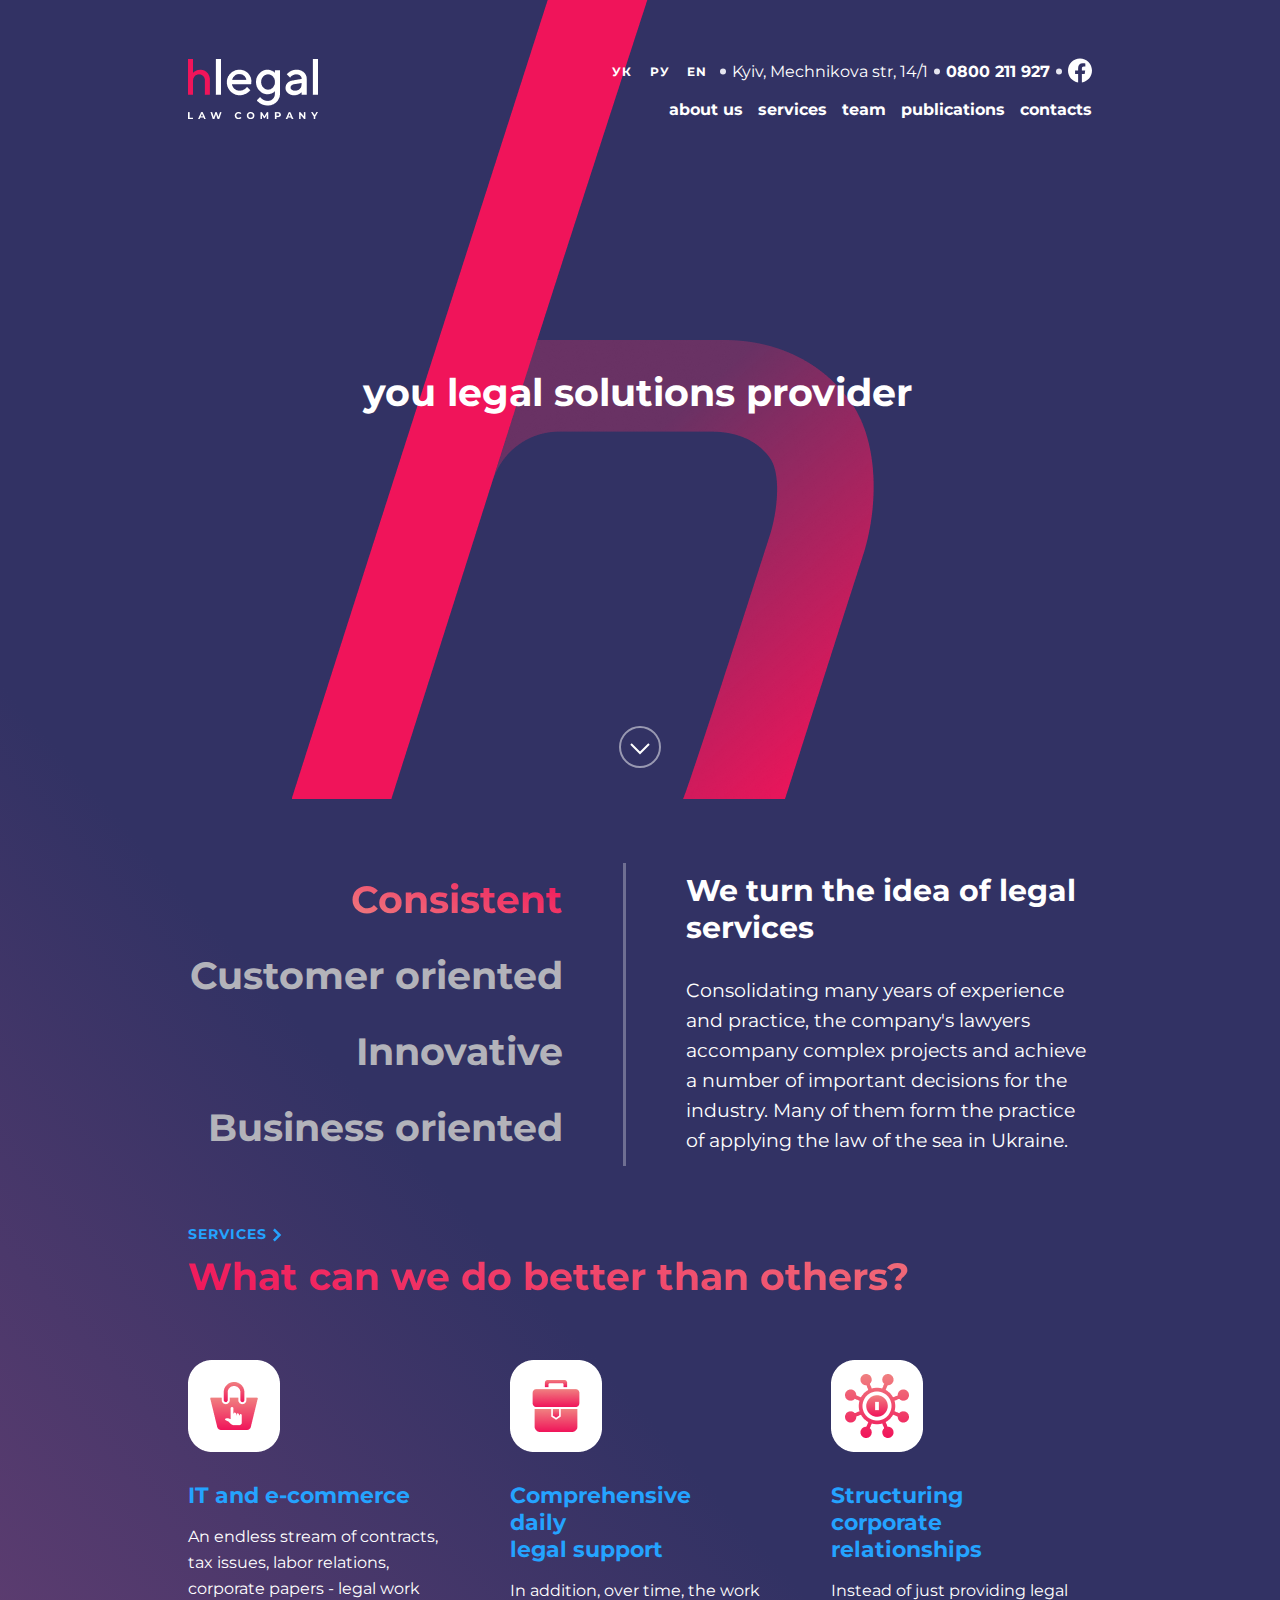
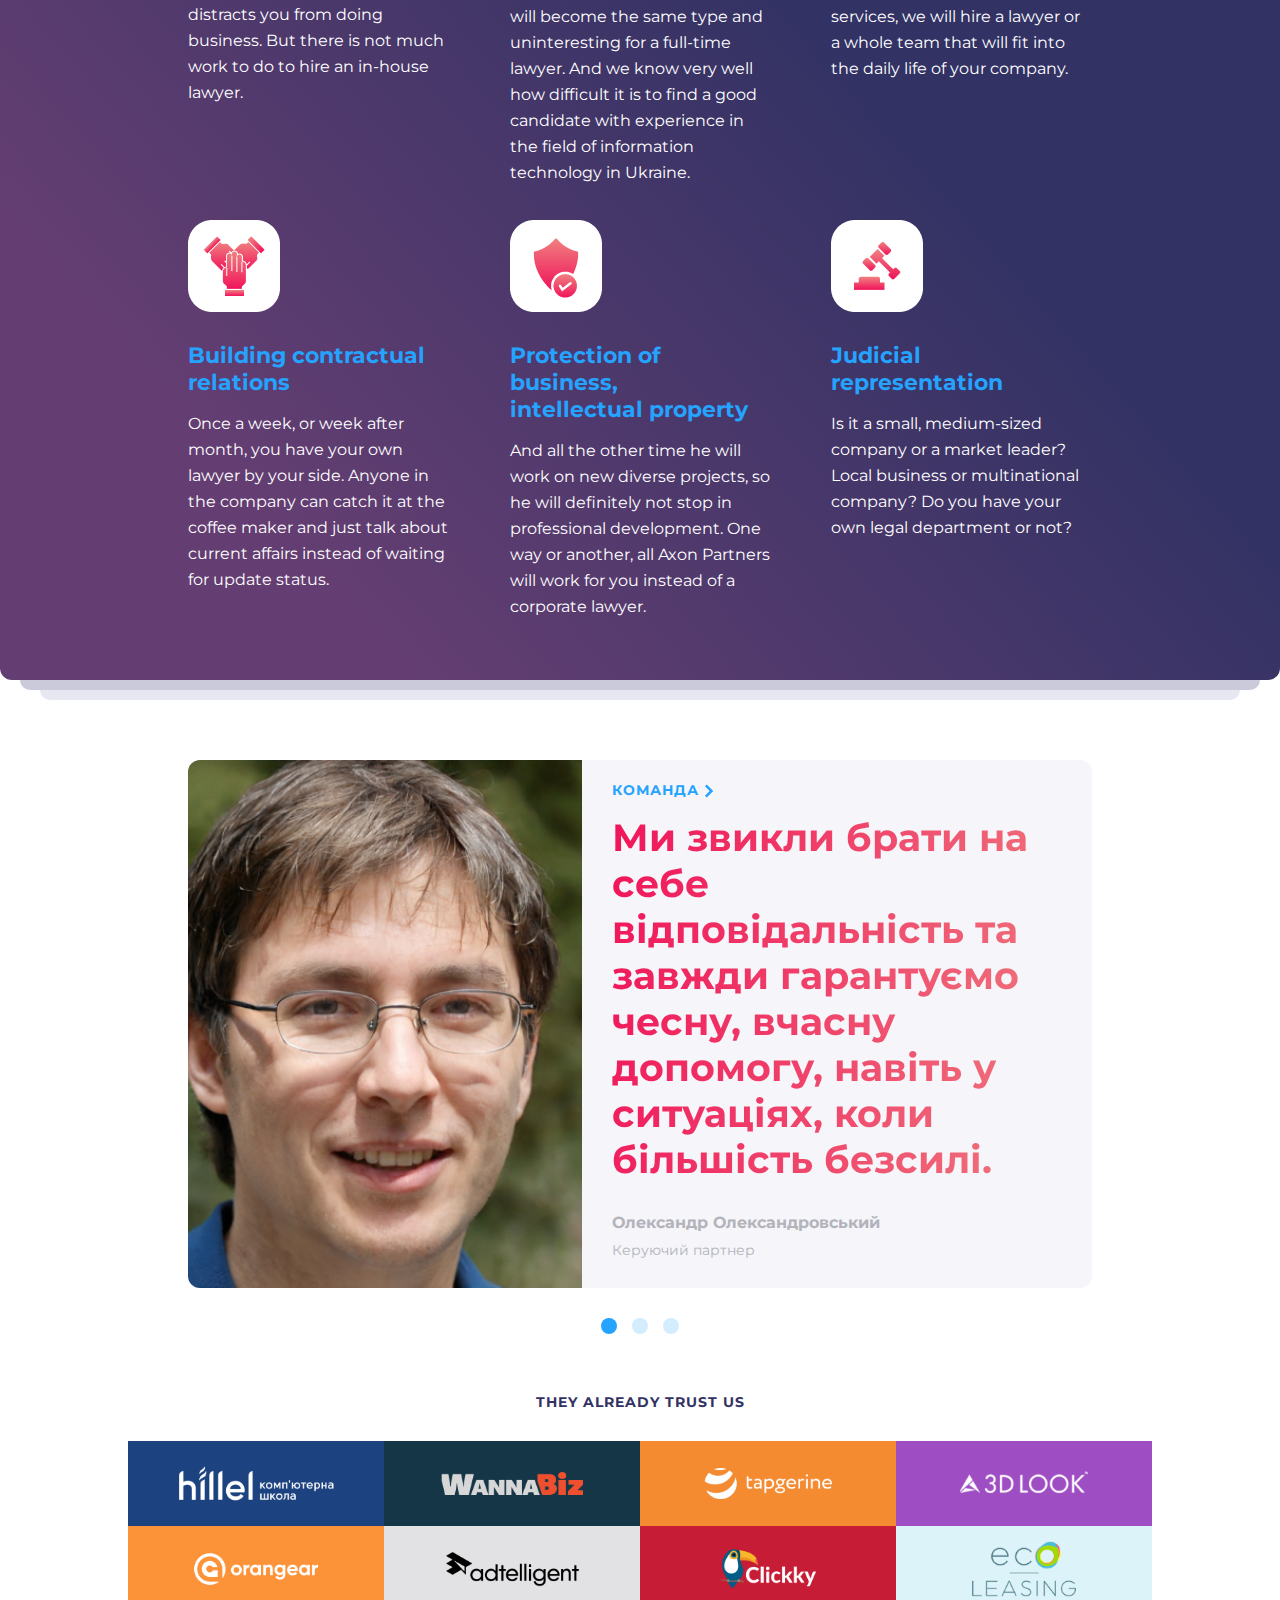
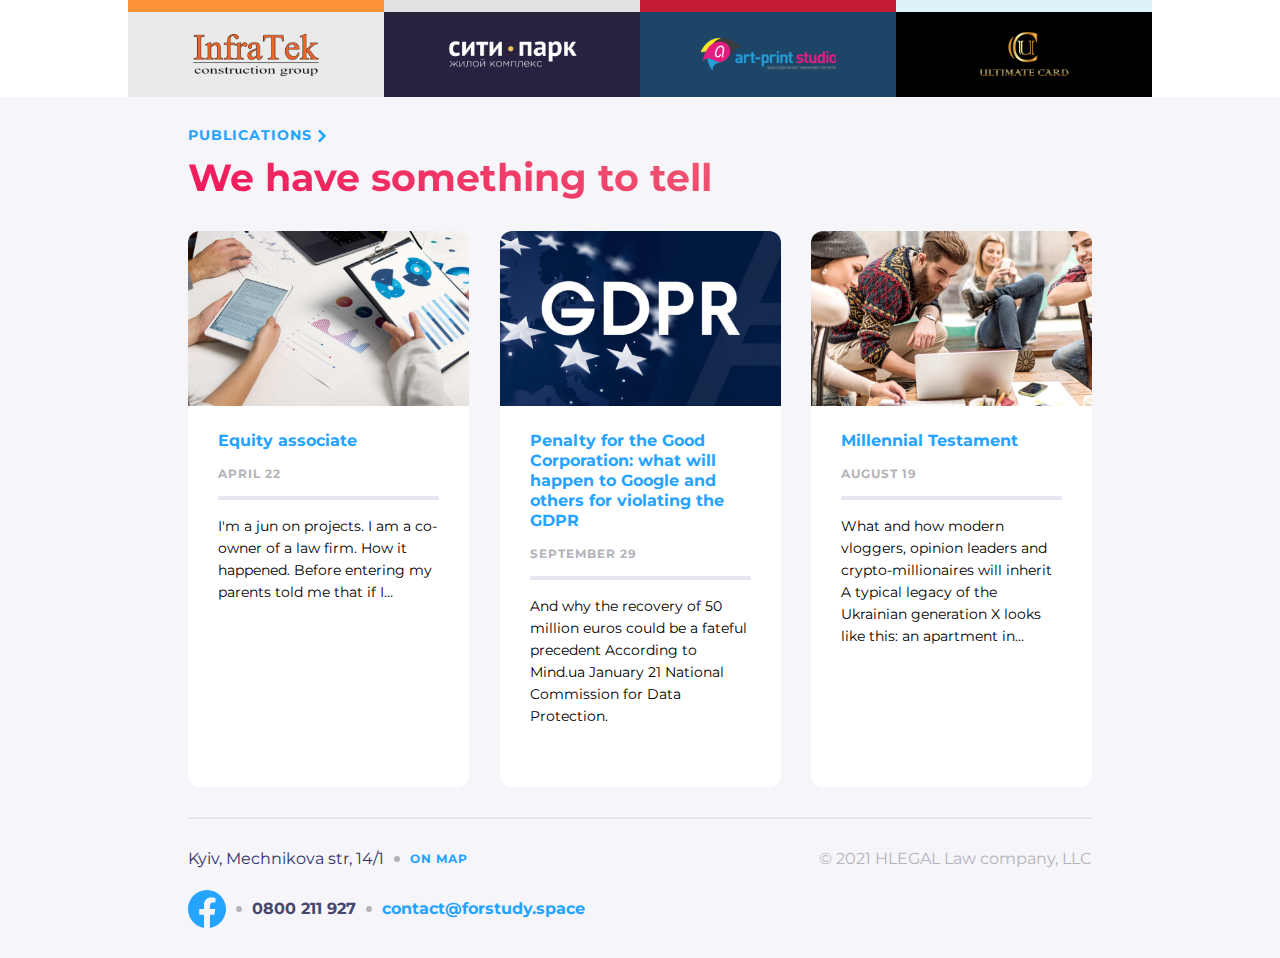
<file: index.html>
<!DOCTYPE html>
<html lang="en">
<head>
    <meta charset="UTF-8">
    <meta http-equiv="X-UA-Compatible" content="IE=edge">
    <meta name="viewport" content="width=device-width, initial-scale=1.0">
    <title>Hlegal</title>
    <link rel="stylesheet" href="css/style.css">
</head>
<body>
    <header class="header">
        <div class="header__symbol">
            <div class="fix-size">
                <div class="header__hlegal">
                    <div class="header__hlegal__image">
                        <a href="">
                            <img src="image/Logo.png" alt="logo">
                        </a>
                    </div>
                    <div class="header__hlegal__image__mobile">
                        <img src="image/icons/Slash.svg" alt="">
                        <p href="">
                            services
                        </p>
                        <a href="#popup-burger">
                            <svg width="32" height="33" viewBox="0 0 32 33" fill="red" xmlns="http://www.w3.org/2000/svg">
                                <path d="M7 10.5H25" stroke="white" stroke-width="2"/>
                                <path d="M7 16.5H25" stroke="white" stroke-width="2"/>
                                <path d="M7 22.5H25" stroke="white" stroke-width="2"/>
                                </svg>
                        </a>                            
                    </div>
                    <div class="header__hlegal__contacts">
                        <ul class="header__hlegal__contacts__list first__box__hover">
                            <li class="header__hlegal__contacts__listbox">
                                <button>УК</button>
                                <button>РУ</button>
                                <button class="header_en">EN</button>
                            </li>
                            <img class="dote" src="image/icons/Dot separator.svg" alt="">
                            <li class="header__hlegal__contacts__listbox">
                                <a href="" class="header__hlegal__contacts__listbox__adress">
                                    Kyiv, Mechnikova str, 14/1
                                </a>
                            </li>
                            <img class="dote" src="image/icons/Dot separator.svg" alt="">
                            <li class="header__hlegal__contacts__listbox">
                                <a href="" class="header__hlegal__contacts__listbox__link">
                                    0800 211 927
                                </a>
                            </li>
                            <img class="dote" src="image/icons/Dot separator.svg" alt="">
                            <li class="header__hlegal__contacts__listbox">
                                <a href="">
                                    <svg width="24" height="25" viewBox="0 0 24 25" fill="none" xmlns="http://www.w3.org/2000/svg">
                                        <path d="M24 12.5733C24 5.90541 18.6274 0.5 12 0.5C5.37258 0.5 0 5.90541 0 12.5733C0 18.5995 4.38823 23.5943 10.125 24.5V16.0633H7.07813V12.5733H10.125V9.91343C10.125 6.88755 11.9165 5.21615 14.6576 5.21615C15.9705 5.21615 17.3438 5.45195 17.3438 5.45195V8.42313H15.8306C14.3399 8.42313 13.875 9.35379 13.875 10.3086V12.5733H17.2031L16.6711 16.0633H13.875V24.5C19.6118 23.5943 24 18.5995 24 12.5733Z" fill="white"/>
                                        </svg>
                                </a>  
                            </li>
                        </ul>
                        <ul class="header__hlegal__contacts__list list__second second__box__hover">
                            <li class="header__hlegal__contacts__listbox">
                                <a href="" class="header__hlegal__contacts__listbox__link">
                                    about us
                                </a>
                            </li>
                            <li class="header__hlegal__contacts__listbox">
                                <a href="services/services.html" class="header__hlegal__contacts__listbox__link">
                                    services
                                </a>
                            </li>
                            <li class="header__hlegal__contacts__listbox">
                                <a href="" class="header__hlegal__contacts__listbox__link">
                                    team
                                </a>
                            </li>
                            <li class="header__hlegal__contacts__listbox">
                                <a href="" class="header__hlegal__contacts__listbox__link">
                                    publications
                                </a>
                            </li>
                            <li class="header__hlegal__contacts__listbox">
                                <a href="#popup" class="header__hlegal__contacts__listbox__link">
                                    contacts
                                </a>
                            </li>
                        </ul>
                    </div>
                </div>
                <div class="header__legal">
                    you legal solutions provider
                </div>
                <div class="header__scroll">
                    <button>
                        <svg class="svg_hover" width="42" height="42" viewBox="0 0 42 42" fill="none" xmlns="http://www.w3.org/2000/svg">
                            <circle opacity="0.5" cx="21" cy="21" r="20" stroke="white" stroke-width="2"/>
                            <path d="M12 18L21 27L30 18" stroke="white" stroke-width="2"/>
                            </svg>
                    </button>
                </div>
                <div class="header__consistent">
                    <div class="header__consistent__row">
                        <ul class="header__consistent__row__listbox">
                            <li class="header__consistent__row__list">
                                <a class="header__consistent__row__list__link" href="">Consistent</a>
                            </li>
                            <li class="header__consistent__row__list">
                                <a class="header__consistent__row__list__link" href="">Customer oriented</a>
                            </li>
                            <li class="header__consistent__row__list">
                                <a class="header__consistent__row__list__link" href="">Innovative</a>
                            </li>
                            <li class="header__consistent__row__list">
                               <a class="header__consistent__row__list__link" href="">Business oriented</a>
                            </li>
                        </ul>
                    </div>
                    <div class="hr-line"></div>
                    <div class="header__consistent__row">
                        <h2 class="header__consistent__row__bigtext">
                            We turn the idea of legal services
                        </h2>
                        <p class="header__consistent__row__text">
                            Consolidating many years of experience and practice, the company's lawyers accompany complex projects and achieve a number of important decisions for the industry. Many of them form the practice of applying the law of the sea in Ukraine.
                        </p>
                    </div>
                </div>
                <div class="header__link">
                    <a href="" class="header__link__services">
                        <p>Services</p>
                        <svg width="10" height="18" viewBox="0 0 8 11" fill="none" xmlns="http://www.w3.org/2000/svg">
                            <path d="M1.5 1L6 5.5L1.5 10" stroke="#24A3FF" stroke-width="2"/>
                            </svg>                        
                    </a>
                </div>
                <h2 class="header__what">What can we do better than others?</h2>
                <div class="header__cardbox">
                    <div class="header__cardbox__card">
                        <img src="image/backpackwooman.png" alt="">
                        <h3 class="header__cardbox__card__h">
                            IT and e-commerce
                        </h3>
                        <p class="header__cardbox__card__text">
                            An endless stream of contracts, tax issues, labor relations, corporate papers - legal work distracts you from doing business. But there is not much work to do to hire an in-house lawyer.
                        </p>
                    </div>
                    <div class="header__cardbox__card list_card">
                        <img src="image/backpackman.png" alt="">
                        <h3 class="header__cardbox__card__h">
                            Comprehensive daily<br>
                            legal support
                        </h3>
                        <p class="header__cardbox__card__text">
                            In addition, over time, the work will become the same type and uninteresting for a full-time lawyer. And we know very well how difficult it is to find a good candidate with experience in the field of information technology in Ukraine.
                        </p>
                    </div>
                    <div class="header__cardbox__card">
                        <img src="image/atom.png" alt="">
                        <h3 class="header__cardbox__card__h">
                            Structuring corporate<br> relationships
                        </h3>
                        <p class="header__cardbox__card__text">
                            Instead of just providing legal services, we will hire a lawyer or a whole team that will fit into the daily life of your company.
                        </p>
                    </div>
                    <div class="header__cardbox__card">
                        <img src="image/hands.png" alt="">
                        <h3 class="header__cardbox__card__h">
                            Building contractual relations
                        </h3>
                        <p class="header__cardbox__card__text">
                            Once a week, or week after month, you have your own lawyer by your side. Anyone in the company can catch it at the coffee maker and just talk about current affairs instead of waiting for update status.
                        </p>
                    </div>
                    <div class="header__cardbox__card list_card">
                        <img src="image/shield.png" alt="">
                        <h3 class="header__cardbox__card__h">
                            Protection of business, intellectual property
                        </h3>
                        <p class="header__cardbox__card__text">
                            And all the other time he will work on new diverse projects, so he will definitely not stop in professional development. One way or another, all Axon Partners will work for you instead of a corporate lawyer.
                        </p>
                    </div>
                    <div class="header__cardbox__card">
                        <img src="image/hammer.png" alt="">
                        <h3 class="header__cardbox__card__h">
                            Judicial representation
                        </h3>
                        <p class="header__cardbox__card__text">
                            Is it a small, medium-sized company or a market leader? Local business or multinational company? Do you have your own legal department or not?
                        </p>
                    </div>
                </div>
            </div>
            <div class="header__hlegal__contacts__mobile">
                <ul class="header__hlegal__contacts__list first__box__hover">
                    <li class="header__hlegal__contacts__listbox">
                        <button>УК</button>
                        <button>РУ</button>
                        <button class="header_en">EN</button>
                    </li>
                    <img class="dote" src="image/icons/Dot separator.svg" alt="">
                    <li class="header__hlegal__contacts__listbox">
                        <a href="" class="header__hlegal__contacts__listbox__adress">
                            Kyiv, Mechnikova str, 14/1
                        </a>
                    </li>
                    <img class="dote" src="image/icons/Dot separator.svg" alt="">
                    <li class="header__hlegal__contacts__listbox">
                        <a href="" class="header__hlegal__contacts__listbox__link">
                            0800 211 927
                        </a>
                    </li>
                    <img class="dote" src="image/icons/Dot separator.svg" alt="">
                    <li class="header__hlegal__contacts__listbox">
                        <a href="" class="header__hlegal__contacts__listbox__link">
                            <img src="image/icons/Facebook-Header.svg" alt="Facebook-Header">
                        </a>
                    </li>
                </ul>
                <ul class="header__hlegal__contacts__list list__second second__box__hover">
                    <li class="header__hlegal__contacts__listbox">
                        <a href="" class="header__hlegal__contacts__listbox__link">
                            about us
                        </a>
                    </li>
                    <li class="header__hlegal__contacts__listbox">
                        <a href="pages/services.html" class="header__hlegal__contacts__listbox__link">
                            services
                        </a>
                    </li>
                    <li class="header__hlegal__contacts__listbox">
                        <a href="" class="header__hlegal__contacts__listbox__link">
                            team
                        </a>
                    </li>
                    <li class="header__hlegal__contacts__listbox">
                        <a href="" class="header__hlegal__contacts__listbox__link">
                            publications
                        </a>
                    </li>
                    <li class="header__hlegal__contacts__listbox">
                        <a href="#popup" class="header__hlegal__contacts__listbox__link">
                            contacts
                        </a>
                    </li>
                </ul>
            </div>
        </div>
        </div>
    </header>
    <div class="header__shadow"></div>
    <div class="header__boxshadow"></div>
    <main class="main">
        <div class="fix-size">
            <div class="main__team">
                <div class="main__team__image">
                    <img src="image/photo.png" alt="photo">
                </div>
                <div class="main__team__quotes">
                    <div class="main__link">
                        <a href="" class="header__link__services">
                            <p>Команда</p>
                            <svg width="10" height="18" viewBox="0 0 8 11" fill="none" xmlns="http://www.w3.org/2000/svg">
                                <path d="M1.5 1L6 5.5L1.5 10" stroke="#24A3FF" stroke-width="2"/>
                                </svg>
                        </a>
                    </div>
                    <p class="main__team__quotes__text">
                        Ми звикли брати на себе <br> відповідальність та завжди гарантуємо чесну, вчасну допомогу, навіть у <br> ситуаціях, коли більшість безсилі.
                    </p>
                    <p class="main__team__quotes__name">
                        Олександр Олександровський
                    </p>
                    <p class="main__team__quotes__status">
                        Керуючий партнер
                    </p>
                </div>
            </div>
            <div class="main__dotes">
                <button>
                    <img src="image/icons/Ellipsebluse.svg" alt="">
                </button>
                <button>
                    <img src="image/icons/Ellipse.svg" alt="">
                </button>
                <button>
                    <img src="image/icons/Ellipse.svg" alt="">
                </button>
            </div>
            <div class="main__trust">
                They already trust us
            </div>
        </div>
        <div class="main__imagebox">
            <a href="https://ithillel.ua/">
                <img src="image/hillel.png" alt="">
            </a>
            <a href="">
                <img src="image/wanna.png" alt="">
            </a>
            <a href="">
                <img src="image/tapgerine.png" alt="">
            </a>
            <a href="">
                <img src="image/3dlook.png" alt="">
            </a>
            <a href="">
                <img src="image/orange.png" alt="">
            </a>
            <a href="">
                <img src="image/adtelligent.png" alt="">
            </a>
            <a href="">
                <img src="image/clickky.png" alt="">
            </a>
            <a href="">
                <img src="image/eco.png" alt="">
            </a>
            <a href="">
                <img src="image/infratek.png" alt="">
            </a>
            <a href="">
                <img src="image/city.png" alt="">
            </a>
            <a href="">
                <img src="image/art-print.png" alt="">
            </a>
            <a href="">
                <img src="image/card.png" alt="">
            </a>
        </div>
        <div class="main__background">
            <div class="fix-size">
                <div class="main__background__svg">
                    <a href="" class="header__link__services">
                        <p>Publications</p>
                        <svg width="10" height="18" viewBox="0 0 8 11" fill="none" xmlns="http://www.w3.org/2000/svg">
                            <path d="M1.5 1L6 5.5L1.5 10" stroke="#24A3FF" stroke-width="2"/>
                            </svg>
                    </a>
                </div>
                <h2 class="main__what">We have something to tell</h2>
                <div class="main__cardbox">
                    <div class="main__cardbox__card">
                        <div class="main__cardbox__card__image">
                            <img src="image/laptop.png" alt="">
                        </div>
                        <div class="main__cardbox__card__fix-size">
                            <p class="main__cardbox__card__equity">
                                Equity associate
                            </p>
                            <p class="main__cardbox__card__date">
                                April 22
                            </p>
                            <div class="main__hr-line"></div>
                            <p class="main__cardbox__card__text">
                                I'm a jun on projects. I am a co-owner of a law firm. How it happened. Before entering my parents told me that if I…
                            </p>
                        </div>
                    </div>
                    <div class="main__cardbox__card">
                        <div class="main__cardbox__card__image">
                            <img src="image/flag.png" alt="">
                        </div>
                        <div class="main__cardbox__card__fix-size">
                            <p class="main__cardbox__card__equity">
                                Penalty for the Good Corporation: what will happen <br class="main__cardbox__br"> to Google and others for violating the GDPR
                            </p>
                            <p class="main__cardbox__card__date">
                                September 29
                            </p>
                            <div class="main__hr-line"></div>
                            <p class="main__cardbox__card__text">
                                And why the recovery of 50 million euros could be a fateful precedent According to Mind.ua January 21 National Commission for Data Protection.
                            </p>
                        </div>
                    </div>
                    <div class="main__cardbox__card main__card__people">
                        <div class="main__cardbox__card__image">
                            <img src="image/people.png" alt="">
                        </div>
                        <div class="main__cardbox__card__fix-size">
                            <p class="main__cardbox__card__equity">
                                Millennial Testament
                            </p>
                            <p class="main__cardbox__card__date">
                                August 19
                            </p>
                            <div class="main__hr-line"></div>
                            <p class="main__cardbox__card__text">
                                What and how modern vloggers, opinion leaders and crypto-millionaires will inherit A typical legacy of the Ukrainian generation X looks like this: an apartment in…
                            </p>
                        </div>
                    </div>
                </div>
                <div class="main__background__hr-line"></div>
            </div>
        </div>
    </main>
    <footer class="footer">
        <div class="fix-size">
            <div class="footer__contacts">
                <div class="footer__contacts__adress">
                    <div class="footer__contacts__adress__map">
                        <a class="footer__contacts__adress__map__city" href="">
                            Kyiv, Mechnikova str, 14/1
                        </a>
                        <img class="footer__dot" src="image/icons/Dot-gray.svg" alt="">
                        <p class="map__hover">
                            <a class="footer__contacts__adress__map__location" href="">
                                On map
                            </a>
                        </p>
                    </div>
                    <div class="company__hover">
                        <a class="footer__contacts__adress__company" href="">
                            © 2021 HLEGAL Law company, LLC
                        </a>
                    </div>
                </div>
                <div class="footer__contacts__links">
                    <a href="">
                        <img src="image/icons/facebook.svg" alt="">
                    </a>
                    <img class="footer__dot" src="image/icons/Dot-gray.svg" alt="">
                    <a class="footer__contacts__links__number" href="">
                        0800 211 927
                    </a>
                    <img class="footer__dot" src="image/icons/Dot-gray.svg" alt="">
                    <a class="footer__contacts__links__email" href="">
                        contact@forstudy.space
                    </a>
                </div>
            </div>
        </div>
        <div id="popup" class="popup">
            <div class="popup__body">
                <div class="popup__content">
                    <a href="#" class="popup__close">
                        <svg width="32" height="32" viewBox="0 0 32 32" fill="black" xmlns="http://www.w3.org/2000/svg">
                            <path d="M7 7L25 25" stroke="#EC6F5D" stroke-width="2"/>
                            <path d="M25 7L7 25" stroke="#EC6F5D" stroke-width="2"/>
                            </svg>                            
                    </a>
                    <form class="popup__form" action="">
                        <h2 class="popup__form__h">
                            We would like to help you
                        </h2>
                        <input class="popup__form__name" type="text" name="user_name" placeholder="Name">
                        <textarea class="popup__form__textarea" name="text" name="user_message" id="" cols="30" placeholder="Message" rows="10"></textarea>
                        <p class="popup__form__answer">
                            How to answer you?
                        </p>
                        <input class="popup__form__tell"  type="tell" placeholder="Phone number" name="user_number">
                        <input class="popup__form__email" type="email"
                        placeholder="Email" name="user_email">
                        <button class="popup__form__button" type="submit">Send message</button>
                    </form>
                </div>
            </div>
        </div>
        <div id="popup-burger" class="popup__burger">
            <div class="popup__burger__body">
                <div class="popup__burger__content">
                    <a href="#" class="popup__close">
                        <svg width="32" height="32" viewBox="0 0 32 32" fill="black" xmlns="http://www.w3.org/2000/svg">
                            <path d="M7 7L25 25" stroke="#EC6F5D" stroke-width="2"/>
                            <path d="M25 7L7 25" stroke="#EC6F5D" stroke-width="2"/>
                            </svg>                            
                    </a>
                    <ul class="popup__listbox">
                        <li class="popup__content__list">
                            <a href="">
                                contact
                            </a>
                        </li>
                        <li class="popup__content__list">
                            <a href="services/services.html">services</a>
                        </li>
                        <li class="popup__content__list">
                            <a href="">team</a>
                        </li>
                        <li class="popup__content__list">
                            <a href="">publications</a>
                        </li>
                        <li class="popup__content__list">
                            <a href="#popup">contact</a>
                        </li>
                    </ul>
                </div>
            </div>
        </div>
    </footer>
</body>
</html>
</file>
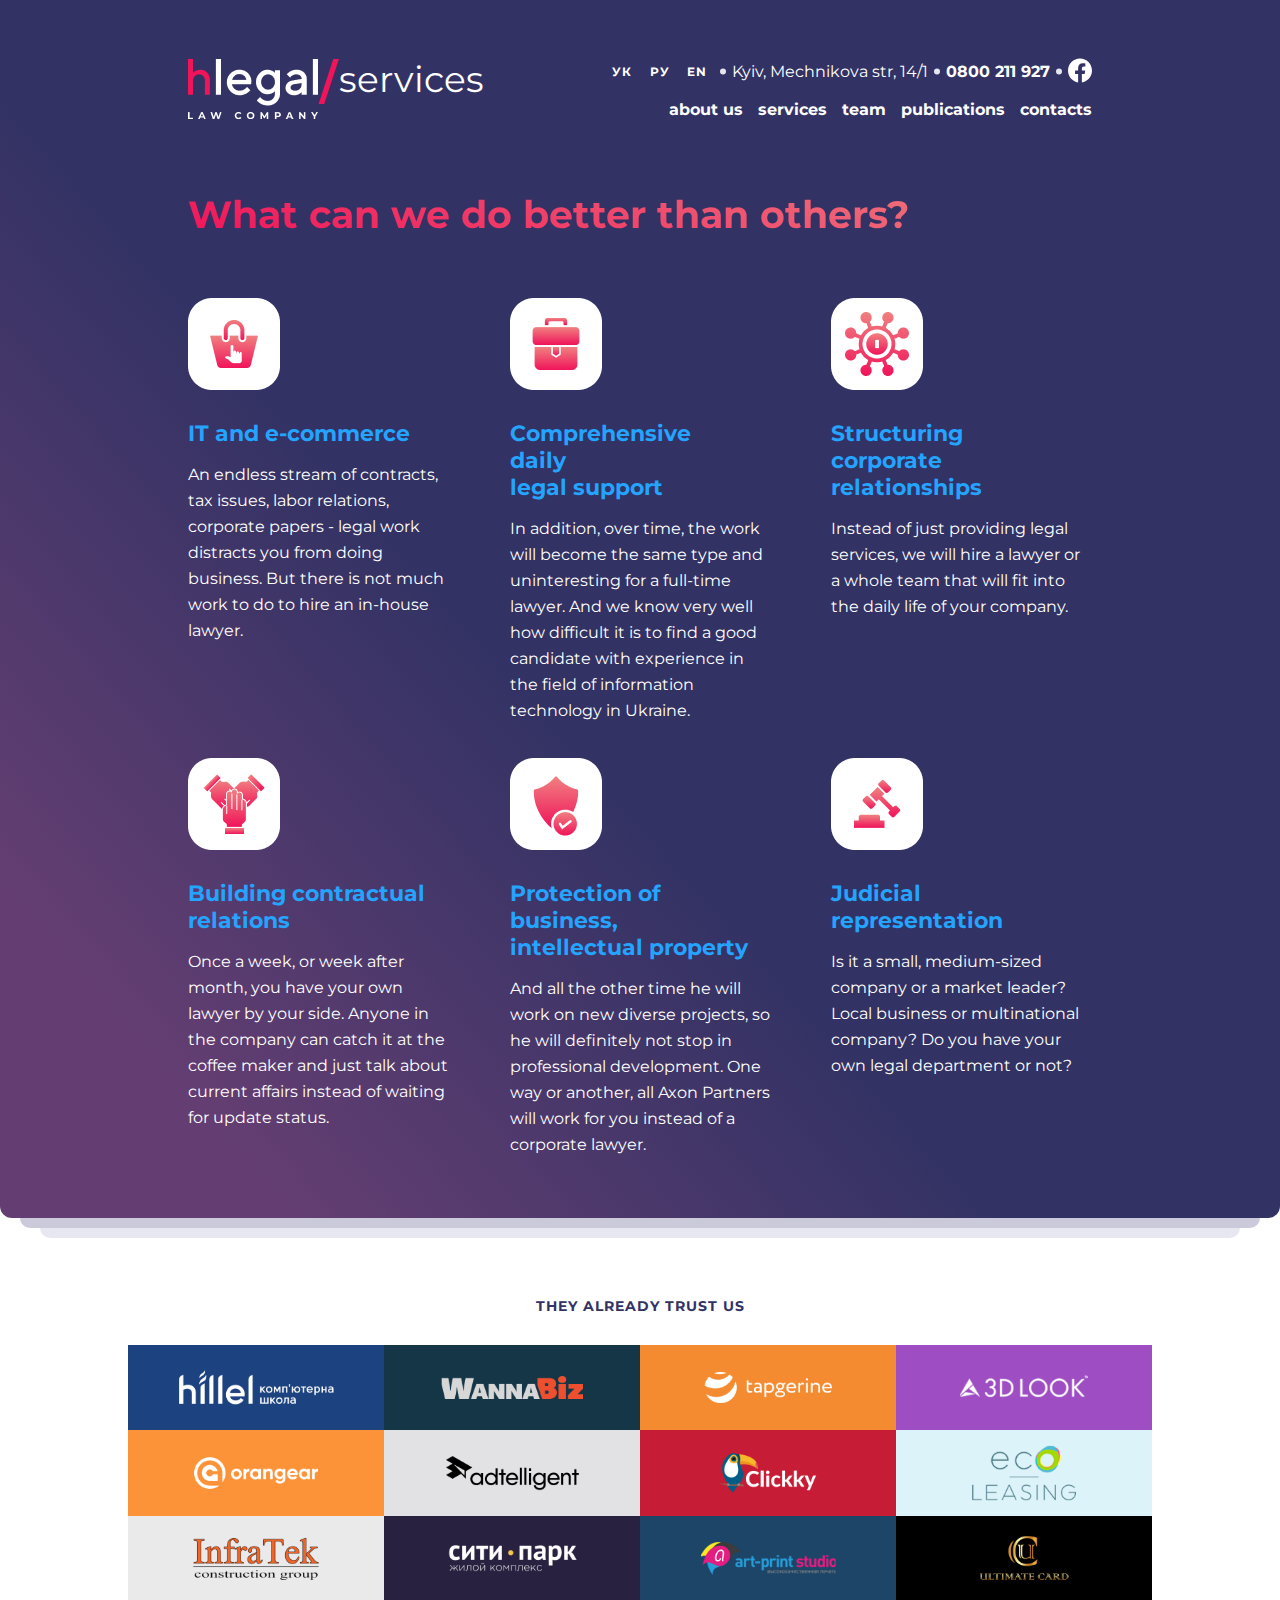
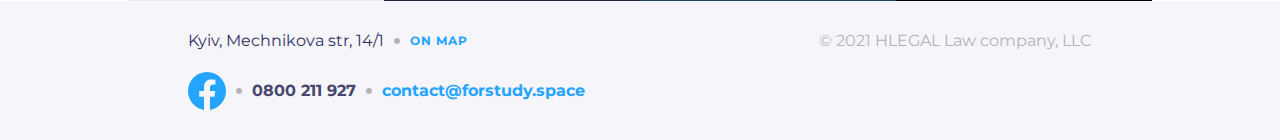
<file: services/services.html>
<!DOCTYPE html>
<html lang="en">
<head>
    <meta charset="UTF-8">
    <meta http-equiv="X-UA-Compatible" content="IE=edge">
    <meta name="viewport" content="width=device-width, initial-scale=1.0">
    <title>Services</title>
    <link rel="stylesheet" href="css/style.css">
</head>
<body>
    <header class="header">
        <div class="header__symbol">
            <div class="fix-size">
                <div class="header__hlegal">
                    <div class="header__hlegal__image">
                        <a href="">
                            <img src="image/Logo.png" alt="logo">
                        </a>
                        <img class="header__image__slash" src="image/icons/Slash.svg" alt="">
                        <p>
                            services
                        </p>
                    </div>
                    <div class="header__hlegal__image__mobile">
                        <img src="image/icons/Slash.svg" alt="">
                        <p href="">
                            services
                        </p>
                        <a href="#popup-burger">
                            <svg width="32" height="33" viewBox="0 0 32 33" fill="none" xmlns="http://www.w3.org/2000/svg">
                                <path d="M7 10.5H25" stroke="white" stroke-width="2"/>
                                <path d="M7 16.5H25" stroke="white" stroke-width="2"/>
                                <path d="M7 22.5H25" stroke="white" stroke-width="2"/>
                                </svg>
                        </a>                            
                    </div>
                    <div class="header__hlegal__contacts">
                        <ul class="header__hlegal__contacts__list first__box__hover">
                            <li class="header__hlegal__contacts__listbox">
                                <button>УК</button>
                                <button>РУ</button>
                                <button class="header_en">EN</button>
                            </li>
                            <img class="dote" src="image/icons/Dot separator.svg" alt="">
                            <li class="header__hlegal__contacts__listbox">
                                <a href="" class="header__hlegal__contacts__listbox__adress">
                                    Kyiv, Mechnikova str, 14/1
                                </a>
                            </li>
                            <img class="dote" src="image/icons/Dot separator.svg" alt="">
                            <li class="header__hlegal__contacts__listbox">
                                <a href="" class="header__hlegal__contacts__listbox__link">
                                    0800 211 927
                                </a>
                            </li>
                            <img class="dote" src="image/icons/Dot separator.svg" alt="">
                            <li class="header__hlegal__contacts__listbox">
                                <a href="">
                                    <svg width="24" height="25" viewBox="0 0 24 25" fill="none" xmlns="http://www.w3.org/2000/svg">
                                        <path d="M24 12.5733C24 5.90541 18.6274 0.5 12 0.5C5.37258 0.5 0 5.90541 0 12.5733C0 18.5995 4.38823 23.5943 10.125 24.5V16.0633H7.07813V12.5733H10.125V9.91343C10.125 6.88755 11.9165 5.21615 14.6576 5.21615C15.9705 5.21615 17.3438 5.45195 17.3438 5.45195V8.42313H15.8306C14.3399 8.42313 13.875 9.35379 13.875 10.3086V12.5733H17.2031L16.6711 16.0633H13.875V24.5C19.6118 23.5943 24 18.5995 24 12.5733Z" fill="white"/>
                                        </svg>
                                </a> 
                            </li>
                        </ul>
                        <ul class="header__hlegal__contacts__list list__second second__box__hover">
                            <li class="header__hlegal__contacts__listbox">
                                <a href="" class="header__hlegal__contacts__listbox__link">
                                    about us
                                </a>
                            </li>
                            <li class="header__hlegal__contacts__listbox">
                                <a href="" class="header__hlegal__contacts__listbox__link">
                                    services
                                </a>
                            </li>
                            <li class="header__hlegal__contacts__listbox">
                                <a href="" class="header__hlegal__contacts__listbox__link">
                                    team
                                </a>
                            </li>
                            <li class="header__hlegal__contacts__listbox">
                                <a href="" class="header__hlegal__contacts__listbox__link">
                                    publications
                                </a>
                            </li>
                            <li class="header__hlegal__contacts__listbox">
                                <a href="#popup" class="header__hlegal__contacts__listbox__link">
                                    contacts
                                </a>
                            </li>
                        </ul>
                    </div>
                </div>
                <h2 class="header__what">What can we do better than others?</h2>
                <div class="header__cardbox">
                    <div class="header__cardbox__card">
                        <img src="image/backpackwooman.png" alt="">
                        <h3 class="header__cardbox__card__h">
                            <a href="">IT and e-commerce</a>
                        </h3>
                        <p class="header__cardbox__card__text">
                            An endless stream of contracts, tax issues, labor relations, corporate papers - legal work distracts you from doing business. But there is not much work to do to hire an in-house lawyer.
                        </p>
                    </div>
                    <div class="header__cardbox__card list_card">
                        <img src="image/backpackman.png" alt="">
                        <h3 class="header__cardbox__card__h">
                            <a href="">Comprehensive daily<br>
                                legal support</a>
                        </h3>
                        <p class="header__cardbox__card__text">
                            In addition, over time, the work will become the same type and uninteresting for a full-time lawyer. And we know very well how difficult it is to find a good candidate with experience in the field of information technology in Ukraine.
                        </p>
                    </div>
                    <div class="header__cardbox__card">
                        <img src="image/atom.png" alt="">
                        <h3 class="header__cardbox__card__h">
                            <a href="">Structuring corporate<br> relationships</a>
                        </h3>
                        <p class="header__cardbox__card__text">
                            Instead of just providing legal services, we will hire a lawyer or a whole team that will fit into the daily life of your company.
                        </p>
                    </div>
                    <div class="header__cardbox__card">
                        <img src="image/hands.png" alt="">
                        <h3 class="header__cardbox__card__h">
                            <a href="">Building contractual relations</a>
                        </h3>
                        <p class="header__cardbox__card__text">
                            Once a week, or week after month, you have your own lawyer by your side. Anyone in the company can catch it at the coffee maker and just talk about current affairs instead of waiting for update status.
                        </p>
                    </div>
                    <div class="header__cardbox__card list_card">
                        <img src="image/shield.png" alt="">
                        <h3 class="header__cardbox__card__h">
                            <a href="">Protection of business, intellectual property</a>
                        </h3>
                        <p class="header__cardbox__card__text">
                            And all the other time he will work on new diverse projects, so he will definitely not stop in professional development. One way or another, all Axon Partners will work for you instead of a corporate lawyer.
                        </p>
                    </div>
                    <div class="header__cardbox__card">
                        <img src="image/hammer.png" alt="">
                        <h3 class="header__cardbox__card__h">
                            <a href="">Judicial representation</a>
                        </h3>
                        <p class="header__cardbox__card__text">
                            Is it a small, medium-sized company or a market leader? Local business or multinational company? Do you have your own legal department or not?
                        </p>
                    </div>
                </div>
            </div>
            <div class="header__hlegal__contacts__mobile">
                <ul class="header__hlegal__contacts__list first__box__hover">
                    <li class="header__hlegal__contacts__listbox">
                        <button>УК</button>
                        <button>РУ</button>
                        <button class="header_en">EN</button>
                    </li>
                    <img class="dote" src="image/icons/Dot separator.svg" alt="">
                    <li class="header__hlegal__contacts__listbox">
                        <a href="" class="header__hlegal__contacts__listbox__adress">
                            Kyiv, Mechnikova str, 14/1
                        </a>
                    </li>
                    <img class="dote" src="image/icons/Dot separator.svg" alt="">
                    <li class="header__hlegal__contacts__listbox">
                        <a href="" class="header__hlegal__contacts__listbox__link">
                            0800 211 927
                        </a>
                    </li>
                    <img class="dote" src="image/icons/Dot separator.svg" alt="">
                    <li class="header__hlegal__contacts__listbox">
                        <a href="" class="header__hlegal__contacts__listbox__link">
                            <img src="image/icons/Facebook-Header.svg" alt="Facebook-Header">
                        </a>
                    </li>
                </ul>
                <ul class="header__hlegal__contacts__list list__second second__box__hover">
                    <li class="header__hlegal__contacts__listbox">
                        <a href="" class="header__hlegal__contacts__listbox__link">
                            about us
                        </a>
                    </li>
                    <li class="header__hlegal__contacts__listbox">
                        <a href="pages/services.html" class="header__hlegal__contacts__listbox__link">
                            services
                        </a>
                    </li>
                    <li class="header__hlegal__contacts__listbox">
                        <a href="" class="header__hlegal__contacts__listbox__link">
                            team
                        </a>
                    </li>
                    <li class="header__hlegal__contacts__listbox">
                        <a href="" class="header__hlegal__contacts__listbox__link">
                            publications
                        </a>
                    </li>
                    <li class="header__hlegal__contacts__listbox">
                        <a href="#popup" class="header__hlegal__contacts__listbox__link">
                            contacts
                        </a>
                    </li>
                </ul>
            </div>
        </div>
        </div>
    </header>
    <div class="header__shadow"></div>
    <div class="header__boxshadow"></div>
    <main class="main">
        <div class="fix-size">
            <div class="main__trust">
                They already trust us
            </div>
        </div>
        <div class="main__imagebox">
            <a href="https://ithillel.ua/">
                <img src="image/hillel.png" alt="">
            </a>
            <a href="">
                <img src="image/wanna.png" alt="">
            </a>
            <a href="">
                <img src="image/tapgerine.png" alt="">
            </a>
            <a href="">
                <img src="image/3dlook.png" alt="">
            </a>
            <a href="">
                <img src="image/orange.png" alt="">
            </a>
            <a href="">
                <img src="image/adtelligent.png" alt="">
            </a>
            <a href="">
                <img src="image/clickky.png" alt="">
            </a>
            <a href="">
                <img src="image/eco.png" alt="">
            </a>
            <a href="">
                <img src="image/infratek.png" alt="">
            </a>
            <a href="">
                <img src="image/city.png" alt="">
            </a>
            <a href="">
                <img src="image/art-print.png" alt="">
            </a>
            <a href="">
                <img src="image/card.png" alt="">
            </a>
        </div>
    </main>
    <footer class="footer">
        <div class="fix-size">
            <div class="footer__contacts">
                <div class="footer__contacts__adress">
                    <div class="footer__contacts__adress__map">
                        <a class="footer__contacts__adress__map__city" href="">
                            Kyiv, Mechnikova str, 14/1
                        </a>
                        <img class="footer__dot" src="image/icons/Dot-gray.svg" alt="">
                        <p class="map__hover">
                            <a class="footer__contacts__adress__map__location" href="">
                                On map
                            </a>
                        </p>
                    </div>
                    <div class="company__hover">
                        <a class="footer__contacts__adress__company" href="">
                            © 2021 HLEGAL Law company, LLC
                        </a>
                    </div>
                </div>
                <div class="footer__contacts__links">
                    <a href="">
                        <img src="image/icons/facebook.svg" alt="">
                    </a>
                    <img class="footer__dot" src="image/icons/Dot-gray.svg" alt="">
                    <a class="footer__contacts__links__number" href="">
                        0800 211 927
                    </a>
                    <img class="footer__dot" src="image/icons/Dot-gray.svg" alt="">
                    <a class="footer__contacts__links__email" href="">
                        contact@forstudy.space
                    </a>
                </div>
            </div>
        </div>
        <div id="popup" class="popup">
            <div class="popup__body">
                <div class="popup__content">
                    <a href="#" class="popup__close">
                        <svg width="32" height="32" viewBox="0 0 32 32" fill="black" xmlns="http://www.w3.org/2000/svg">
                            <path d="M7 7L25 25" stroke="#EC6F5D" stroke-width="2"/>
                            <path d="M25 7L7 25" stroke="#EC6F5D" stroke-width="2"/>
                            </svg>                            
                    </a>
                    <form class="popup__form" action="">
                        <h2 class="popup__form__h">
                            We would like to help you
                        </h2>
                        <input class="popup__form__name" type="text" name="user_name" placeholder="Name">
                        <textarea class="popup__form__textarea" name="text" name="user_message" id="" cols="30" placeholder="Message" rows="10"></textarea>
                        <p class="popup__form__answer">
                            How to answer you?
                        </p>
                        <input class="popup__form__tell"  type="tell" placeholder="Phone number" name="user_number">
                        <input class="popup__form__email" type="email"
                        placeholder="Email" name="user_email">
                        <button class="popup__form__button" type="submit">Send message</button>
                    </form>
                </div>
            </div>
        </div>
        <div id="popup-burger" class="popup__burger">
            <div class="popup__burger__body">
                <div class="popup__burger__content">
                    <a href="#" class="popup__close">
                        <svg width="32" height="32" viewBox="0 0 32 32" fill="black" xmlns="http://www.w3.org/2000/svg">
                            <path d="M7 7L25 25" stroke="#EC6F5D" stroke-width="2"/>
                            <path d="M25 7L7 25" stroke="#EC6F5D" stroke-width="2"/>
                            </svg>                            
                    </a>
                    <ul class="popup__listbox">
                        <li class="popup__content__list">
                            <a href="">
                                contact
                            </a>
                        </li>
                        <li class="popup__content__list">
                            <a href="">services</a>
                        </li>
                        <li class="popup__content__list">
                            <a href="">team</a>
                        </li>
                        <li class="popup__content__list">
                            <a href="">publications</a>
                        </li>
                        <li class="popup__content__list">
                            <a href="#popup">contact</a>
                        </li>
                    </ul>
                </div>
            </div>
        </div>
    </footer>
</body>
</html>
</file>
<file: css/style.css>
* {
  padding: 0;
  margin: 0;
  border: 0;
}

*, *::before, *::after {
  -webkit-box-sizing: border-box;
  box-sizing: border-box;
}

:focus, :active {
  outline: none;
}

a:focus, a:active {
  outline: none;
}

nav, footer, header, aside {
  display: block;
}

html, body {
  height: 100%;
  width: 100%;
  font-size: 100%;
  line-height: 1;
  font-size: 14px;
  -ms-text-size-adjust: 100%;
  -moz-text-size-adjust: 100%;
  -webkit-text-size-adjust: 100%;
}

input, button, textarea {
  font-family: inherit;
}

input::-ms-clear {
  display: none;
}

button {
  cursor: pointer;
}

button::-moz-focus-inner {
  padding: 0;
  border: 0;
}

a, a:visited {
  text-decoration: none;
}

a:hover {
  text-decoration: none;
}

img {
  vertical-align: top;
}

h1, h2, h3, h4, h5, h6 {
  font-size: inherit;
  font-weight: 400;
}

.header {
  background: linear-gradient(228.57deg, #323264 11.93%, #323264 57.17%, #643E72 87.46%);
  border-radius: 0px 0px 12px 12px;
}

.header__shadow {
  background: #CACADB;
  border-radius: 0px 0px 12px 12px;
  height: 10px;
  margin: 0 20px;
}

.header__boxshadow {
  background: #E7E7F2;
  border-radius: 0px 0px 12px 12px;
  height: 10px;
  margin: 0 40px;
}

.header__symbol {
  background-image: url(../image/Symbol.png);
  background-repeat: no-repeat;
  background-position: top;
}

.header__hlegal {
  display: -webkit-box;
  display: -ms-flexbox;
  display: flex;
  -webkit-box-pack: justify;
      -ms-flex-pack: justify;
          justify-content: space-between;
  -webkit-box-align: center;
      -ms-flex-align: center;
          align-items: center;
  padding-top: 50px;
}

.header__hlegal__contacts {
  display: -webkit-box;
  display: -ms-flexbox;
  display: flex;
  -webkit-box-orient: vertical;
  -webkit-box-direction: normal;
      -ms-flex-direction: column;
          flex-direction: column;
  -webkit-box-pack: justify;
      -ms-flex-pack: justify;
          justify-content: space-between;
}
.header__hlegal__contacts a:hover {
  color: #F0145A;
  text-decoration: underline;
}
.header__hlegal__contacts svg:hover path {
  fill: #F0145A;
}

.header__hlegal__contacts__mobile {
  display: none;
}

.header__hlegal__contact__listbox {
  display: -webkit-box;
  display: -ms-flexbox;
  display: flex;
  -webkit-box-align: center;
      -ms-flex-align: center;
          align-items: center;
}

.header__hlegal__image__mobile {
  display: none;
}

.header__hlegal__contacts__list {
  display: -webkit-box;
  display: -ms-flexbox;
  display: flex;
  -webkit-box-pack: right;
      -ms-flex-pack: right;
          justify-content: right;
  -webkit-box-align: center;
      -ms-flex-align: center;
          align-items: center;
  list-style: none;
  padding: 7px 0;
}
.header__hlegal__contacts__list button {
  background-color: rgba(245, 222, 179, 0);
  margin: 7px;
  font-family: "Montserrat";
  font-style: normal;
  font-weight: bold;
  font-size: 12px;
  line-height: 15px;
  text-align: center;
  letter-spacing: 1px;
  color: #FFFFFF;
}
.header__hlegal__contacts__list button:hover {
  margin: 0;
  background: #948b8ea4;
  border-radius: 8px;
  padding: 5px 7px;
}
.header__hlegal__contacts__list button:focus {
  margin: 0;
  background: #F0145A;
  border-radius: 8px;
  padding: 5px 7px;
}
.header__hlegal__contacts__list .header__hlegal__contacts__listbox__adress {
  font-family: "Montserrat";
  font-size: 16px;
  line-height: 20px;
  text-align: right;
  color: #FFFFFF;
}
.header__hlegal__contacts__list .header__hlegal__contacts__listbox__link {
  font-family: "Montserrat";
  font-weight: bold;
  font-size: 16px;
  line-height: 20px;
  text-align: right;
  color: #FFFFFF;
}
.header__hlegal__contacts__list .dote {
  padding: 0 6px;
}

.first__box__hover li:first-child:hover {
  -webkit-box-shadow: none;
          box-shadow: none;
}

.list__second .header__hlegal__contacts__listbox {
  margin-left: 15px;
}

.header__legal {
  font-family: "Montserrat";
  font-style: normal;
  font-weight: bold;
  font-size: 38px;
  line-height: 46px;
  text-align: center;
  color: #FFFFFF;
  padding: 243px 25px 310px 19px;
  width: 800px;
  margin: 0 auto;
}

.header__scroll {
  padding-bottom: 30px;
  margin-bottom: 60px;
  display: -webkit-box;
  display: -ms-flexbox;
  display: flex;
  -webkit-box-pack: center;
      -ms-flex-pack: center;
          justify-content: center;
}
.header__scroll button {
  background-color: #323264;
}
.header__scroll .svg_hover:hover circle {
  stroke: #F0145A;
}
.header__scroll .svg_hover:hover path {
  stroke: #F0145A;
}

.header__consistent {
  width: auto;
  margin: 0 auto;
  display: -webkit-box;
  display: -ms-flexbox;
  display: flex;
  -webkit-box-align: center;
      -ms-flex-align: center;
          align-items: center;
  -webkit-box-pack: center;
      -ms-flex-pack: center;
          justify-content: center;
  margin-bottom: 60px;
}
.header__consistent .header__consistent__row__listbox {
  list-style: none;
  padding: 15px 0;
  width: 375px;
}
.header__consistent .header__consistent__row__listbox :last-child {
  margin: 0;
}
.header__consistent .header__consistent__row__listbox li:first-child a {
  color: transparent;
  -webkit-background-clip: text;
  background-clip: text;
  background-image: linear-gradient(20deg, #EF8080, #F0145A);
}
.header__consistent .header__consistent__row__listbox li:first-child a:hover {
  color: #F0145A;
}
.header__consistent .header__consistent__row__listbox a:hover {
  color: #F0145A;
}
.header__consistent .hr-line {
  background: rgba(255, 255, 255, 0.3);
  width: 4px;
  height: 303px;
  margin: 0px 60px;
}
.header__consistent .header__consistent__row__list {
  font-family: "Montserrat";
  font-style: normal;
  margin-bottom: 30px;
  font-weight: bold;
  font-size: 38px;
  line-height: 46px;
  text-align: right;
}
.header__consistent .header__consistent__row__list__link {
  color: #B3B3BA;
}

.header__consistent__row__bigtext {
  font-family: "Montserrat";
  font-style: normal;
  font-weight: bold;
  font-size: 30px;
  line-height: 37px;
  color: #FFFFFF;
  padding-bottom: 30px;
}

.header__consistent__row__text {
  font-family: "Montserrat";
  font-size: 19px;
  line-height: 30px;
  color: #FFFFFF;
  width: 581px;
}

.header__link__services {
  display: -webkit-box;
  display: -ms-flexbox;
  display: flex;
  font-family: "Montserrat";
  font-style: normal;
  font-weight: bold;
  font-size: 14px;
  line-height: 17px;
  letter-spacing: 1px;
  text-transform: uppercase;
  color: #24A3FF;
  margin-bottom: 10px;
}
.header__link__services p {
  padding-right: 5px;
}

.header__link {
  display: inline-block;
}
.header__link :hover {
  color: #F0145A;
}
.header__link :hover path {
  stroke: #F0145A;
}

.header__what {
  font-family: "Montserrat";
  font-style: normal;
  font-weight: bold;
  font-size: 38px;
  line-height: 46px;
  color: transparent;
  -webkit-background-clip: text;
  background-clip: text;
  background-image: linear-gradient(20deg, #F0145A, #EF8080);
}

.header__cardbox {
  display: -webkit-box;
  display: -ms-flexbox;
  display: flex;
  -webkit-box-pack: justify;
      -ms-flex-pack: justify;
          justify-content: space-between;
  -webkit-box-align: center;
      -ms-flex-align: center;
          align-items: center;
  -ms-flex-wrap: wrap;
      flex-wrap: wrap;
  padding: 30px 0;
}
.header__cardbox .header__cardbox__card {
  width: 400px;
  height: 321px;
  margin: 30px 0;
}
.header__cardbox .header__cardbox__card img {
  margin-bottom: 30px;
}
.header__cardbox .header__cardbox__card .header__cardbox__card__h {
  font-family: "Montserrat";
  font-style: normal;
  font-weight: bold;
  font-size: 22px;
  line-height: 27px;
  color: #24A3FF;
  margin-bottom: 15px;
  width: 330px;
}
.header__cardbox .header__cardbox__card .header__cardbox__card__text {
  font-family: "Montserrat";
  font-style: normal;
  font-weight: normal;
  font-size: 16px;
  line-height: 26px;
  color: #FFFFFF;
}

main {
  padding: 60px 0 0 0;
}

.main__team {
  background: #F5F5FA;
  border-radius: 12px;
  display: -webkit-box;
  display: -ms-flexbox;
  display: flex;
  -webkit-box-align: center;
      -ms-flex-align: center;
          align-items: center;
  padding: 30px 0;
  margin-bottom: 30px;
  padding: 0px;
  height: 344px;
  position: relative;
  overflow: hidden;
}
.main__team .main__team__image {
  margin-right: 30px;
}
.main__team .main__team__image img {
  width: 400px;
}

.main__team__quotes {
  width: 860px;
}
.main__team__quotes .main__link {
  margin-bottom: 5px;
}
.main__team__quotes .main__team__quotes__text {
  font-family: "Montserrat";
  font-style: normal;
  font-weight: bold;
  font-size: 38px;
  line-height: 46px;
  margin-bottom: 30px;
  color: transparent;
  -webkit-background-clip: text;
  background-clip: text;
  background-image: linear-gradient(100deg, #F0145A, #EF8080);
}
.main__team__quotes .main__team__quotes__name {
  font-family: "Montserrat";
  font-style: normal;
  font-weight: bold;
  font-size: 16px;
  line-height: 20px;
  color: #B3B3BA;
  margin-bottom: 6px;
}
.main__team__quotes .main__team__quotes__status {
  font-family: "Montserrat";
  font-style: normal;
  font-weight: normal;
  font-size: 14px;
  line-height: 22px;
  color: #B3B3BA;
  margin-bottom: 6px;
}

.main__link {
  display: inline-block;
}
.main__link :hover {
  color: #F0145A;
}
.main__link :hover path {
  stroke: #F0145A;
}

.main__dotes {
  display: -webkit-box;
  display: -ms-flexbox;
  display: flex;
  margin: 0 auto;
  -webkit-box-pack: justify;
      -ms-flex-pack: justify;
          justify-content: space-between;
  width: 78px;
  margin-bottom: 60px;
}
.main__dotes button {
  background-color: #fff;
}

.main__trust {
  display: -webkit-box;
  display: -ms-flexbox;
  display: flex;
  -webkit-box-pack: center;
      -ms-flex-pack: center;
          justify-content: center;
  font-family: "Montserrat";
  font-style: normal;
  font-weight: bold;
  font-size: 14px;
  line-height: 17px;
  letter-spacing: 1px;
  text-transform: uppercase;
  color: #323264;
  margin-bottom: 30px;
}

.main__imagebox {
  display: -webkit-box;
  display: -ms-flexbox;
  display: flex;
  -ms-flex-wrap: wrap;
      flex-wrap: wrap;
  -webkit-box-pack: center;
      -ms-flex-pack: center;
          justify-content: center;
  width: 1440px;
  margin: 0 auto;
  border-radius: 12px;
  overflow: hidden;
}

.main__what {
  font-family: "Montserrat";
  font-style: normal;
  font-weight: bold;
  font-size: 38px;
  line-height: 46px;
  color: transparent;
  -webkit-background-clip: text;
  background-clip: text;
  background-image: linear-gradient(20deg, #F0145A, #EF8080);
  margin-bottom: 30px;
}

.main__background {
  background: #F5F5FA;
}
.main__background .fix-size {
  padding: 30px 0;
}

.main__cardbox {
  display: -webkit-box;
  display: -ms-flexbox;
  display: flex;
  -webkit-box-pack: justify;
      -ms-flex-pack: justify;
          justify-content: space-between;
  -webkit-box-align: center;
      -ms-flex-align: center;
          align-items: center;
  margin-bottom: 30px;
}

.main__cardbox__card {
  width: 420px;
  height: 450px;
  background-color: #fff;
  border-radius: 12px;
  overflow: hidden;
}
.main__cardbox__card .main__cardbox__card__fix-size {
  width: 360px;
  margin: 0 auto;
}

.main__cardbox__card__equity {
  font-family: "Montserrat";
  font-style: normal;
  font-weight: bold;
  font-size: 16px;
  line-height: 20px;
  width: 340px;
  color: #24A3FF;
  margin-bottom: 15px;
}

.main__cardbox__card__image {
  height: 200px;
  overflow: hidden;
  position: relative;
  margin-bottom: 30px;
}
.main__cardbox__card__image img {
  width: 420px;
  position: absolute;
  top: -23px;
}

.main__cardbox__card__date {
  font-family: "Montserrat";
  font-style: normal;
  font-weight: bold;
  font-size: 12px;
  line-height: 15px;
  letter-spacing: 1px;
  text-transform: uppercase;
  color: #B3B3BA;
  margin-bottom: 15px;
}

.main__cardbox__br {
  display: none;
}

.main__hr-line {
  background: #E6E6F0;
  height: 4px;
  margin-bottom: 15px;
}

.main__cardbox__card__text {
  font-family: "Montserrat";
  font-style: normal;
  font-weight: normal;
  font-size: 14px;
  line-height: 22px;
  color: #000000;
}

.main__background__hr-line {
  background: #E6E6F0;
  height: 2px;
}

.main__background__svg {
  display: inline-block;
}
.main__background__svg :hover {
  color: #F0145A;
}
.main__background__svg :hover path {
  stroke: #F0145A;
}

.footer {
  background: #F5F5FA;
}

.footer__contacts {
  padding-bottom: 30px;
}

.footer__contacts__adress {
  display: -webkit-box;
  display: -ms-flexbox;
  display: flex;
  -webkit-box-pack: justify;
      -ms-flex-pack: justify;
          justify-content: space-between;
  -webkit-box-align: center;
      -ms-flex-align: center;
          align-items: center;
  margin-bottom: 21px;
}

.footer__contacts__adress__map {
  display: -webkit-box;
  display: -ms-flexbox;
  display: flex;
  -webkit-box-align: center;
      -ms-flex-align: center;
          align-items: center;
}
.footer__contacts__adress__map :hover {
  color: #24A3FF;
}

.footer__contacts__adress__map__city {
  font-family: "Montserrat";
  font-style: normal;
  font-weight: normal;
  font-size: 16px;
  line-height: 20px;
  color: #323264;
}

.footer__contacts__adress__map__location {
  font-family: "Montserrat";
  font-style: normal;
  font-weight: bold;
  font-size: 12px;
  line-height: 15px;
  letter-spacing: 1px;
  text-transform: uppercase;
  color: #24A3FF;
  padding: 3px 0;
}

.map__hover:hover a {
  color: #0b6cb1;
}

.footer__contacts__adress__company {
  font-family: "Montserrat";
  font-style: normal;
  font-weight: normal;
  font-size: 16px;
  line-height: 20px;
  text-align: right;
  color: #B3B3BA;
}

.company__hover:hover a {
  color: #0b6cb1;
}

.footer__contacts__links {
  display: -webkit-box;
  display: -ms-flexbox;
  display: flex;
  -webkit-box-align: center;
      -ms-flex-align: center;
          align-items: center;
}
.footer__contacts__links img {
  margin: 0 10px;
}
.footer__contacts__links a img {
  margin: 0;
}

.footer__contacts__links .footer__contacts__links__number:hover {
  color: #24A3FF;
}
.footer__contacts__links .footer__contacts__links__email:hover {
  color: #0b6cb1;
}

.footer__contacts__links__number {
  font-family: "Montserrat";
  font-style: normal;
  font-weight: bold;
  font-size: 16px;
  line-height: 20px;
  text-align: right;
  color: #46466E;
}

.footer__contacts__links__email {
  font-family: "Montserrat";
  font-style: normal;
  font-weight: bold;
  font-size: 16px;
  line-height: 20px;
  color: #24A3FF;
}

.footer__contacts__adress__map img {
  margin: 0 10px;
}

.popup {
  position: fixed;
  width: 100%;
  height: 100%;
  background: #323264dc;
  top: 0;
  left: 0;
  opacity: 0;
  visibility: hidden;
  overflow-y: auto;
  -webkit-transition: all 0.8s ease 0s;
  transition: all 0.8s ease 0s;
}
.popup:target {
  opacity: 1;
  visibility: visible;
}

.popup__body {
  min-height: 100%;
  display: -webkit-box;
  display: -ms-flexbox;
  display: flex;
  -webkit-box-pack: center;
      -ms-flex-pack: center;
          justify-content: center;
  -webkit-box-align: center;
      -ms-flex-align: center;
          align-items: center;
}

.popup__content {
  background: #F5F5FA;
  -webkit-box-shadow: 0px 15px 80px rgba(40, 40, 86, 0.5);
          box-shadow: 0px 15px 80px rgba(40, 40, 86, 0.5);
  border-radius: 12px;
  padding: 30px;
  position: relative;
}

.popup__form {
  display: -webkit-box;
  display: -ms-flexbox;
  display: flex;
  -webkit-box-orient: vertical;
  -webkit-box-direction: normal;
      -ms-flex-direction: column;
          flex-direction: column;
  -webkit-box-pack: justify;
      -ms-flex-pack: justify;
          justify-content: space-between;
}
.popup__form input {
  font-size: 20px;
}
.popup__form input:focus-visible {
  -webkit-box-shadow: 0px 0px 10px 4px rgba(0, 0, 255, 0.2);
          box-shadow: 0px 0px 10px 4px rgba(0, 0, 255, 0.2);
}
.popup__form textarea {
  font-size: 20px;
}
.popup__form textarea:focus-visible {
  -webkit-box-shadow: 0px 0px 10px 4px rgba(0, 0, 255, 0.2);
          box-shadow: 0px 0px 10px 4px rgba(0, 0, 255, 0.2);
}
.popup__form button:active {
  -webkit-box-shadow: 0px 0px 10px 4px rgba(31, 137, 213, 0.5);
          box-shadow: 0px 0px 10px 4px rgba(31, 137, 213, 0.5);
}

.popup__form__h {
  font-family: "Montserrat";
  font-style: normal;
  font-weight: bold;
  font-size: 38px;
  line-height: 46px;
  color: transparent;
  -webkit-background-clip: text;
  background-clip: text;
  background-image: linear-gradient(45deg, #F0145A, #EF8080);
  margin-bottom: 30px;
}

.popup__form__name {
  background: #FFFFFF;
  border: 1px solid #FFFFFF;
  -webkit-box-sizing: border-box;
          box-sizing: border-box;
  border-radius: 8px;
  height: 56px;
  padding: 15px;
  margin-bottom: 15px;
}
.popup__form__name::-webkit-input-placeholder {
  font-family: "Montserrat";
  font-style: normal;
  font-weight: normal;
  font-size: 16px;
  line-height: 26px;
  color: #B3B3BA;
}
.popup__form__name::-moz-placeholder {
  font-family: "Montserrat";
  font-style: normal;
  font-weight: normal;
  font-size: 16px;
  line-height: 26px;
  color: #B3B3BA;
}
.popup__form__name:-ms-input-placeholder {
  font-family: "Montserrat";
  font-style: normal;
  font-weight: normal;
  font-size: 16px;
  line-height: 26px;
  color: #B3B3BA;
}
.popup__form__name::-ms-input-placeholder {
  font-family: "Montserrat";
  font-style: normal;
  font-weight: normal;
  font-size: 16px;
  line-height: 26px;
  color: #B3B3BA;
}
.popup__form__name::placeholder {
  font-family: "Montserrat";
  font-style: normal;
  font-weight: normal;
  font-size: 16px;
  line-height: 26px;
  color: #B3B3BA;
}

.popup__form__textarea {
  background: #FFFFFF;
  border: 1px solid #FFFFFF;
  -webkit-box-sizing: border-box;
          box-sizing: border-box;
  border-radius: 8px;
  resize: none;
  width: 570px;
  height: 130px;
  padding: 15px;
  margin-bottom: 30px;
}
.popup__form__textarea::-webkit-input-placeholder {
  font-family: "Montserrat";
  font-style: normal;
  font-weight: normal;
  font-size: 16px;
  line-height: 26px;
  color: #B3B3BA;
}
.popup__form__textarea::-moz-placeholder {
  font-family: "Montserrat";
  font-style: normal;
  font-weight: normal;
  font-size: 16px;
  line-height: 26px;
  color: #B3B3BA;
}
.popup__form__textarea:-ms-input-placeholder {
  font-family: "Montserrat";
  font-style: normal;
  font-weight: normal;
  font-size: 16px;
  line-height: 26px;
  color: #B3B3BA;
}
.popup__form__textarea::-ms-input-placeholder {
  font-family: "Montserrat";
  font-style: normal;
  font-weight: normal;
  font-size: 16px;
  line-height: 26px;
  color: #B3B3BA;
}
.popup__form__textarea::placeholder {
  font-family: "Montserrat";
  font-style: normal;
  font-weight: normal;
  font-size: 16px;
  line-height: 26px;
  color: #B3B3BA;
}

.popup__form__answer {
  font-family: "Montserrat";
  font-style: normal;
  font-weight: bold;
  font-size: 14px;
  line-height: 17px;
  letter-spacing: 1px;
  text-transform: uppercase;
  color: #B3B3BA;
  margin-bottom: 15px;
}

.popup__form__tell {
  background: #FFFFFF;
  border: 1px solid #FFFFFF;
  -webkit-box-sizing: border-box;
          box-sizing: border-box;
  border-radius: 8px;
  padding: 15px;
  height: 56px;
  margin-bottom: 15px;
}
.popup__form__tell::-webkit-input-placeholder {
  font-family: "Montserrat";
  font-style: normal;
  font-weight: normal;
  font-size: 16px;
  line-height: 26px;
  color: #B3B3BA;
}
.popup__form__tell::-moz-placeholder {
  font-family: "Montserrat";
  font-style: normal;
  font-weight: normal;
  font-size: 16px;
  line-height: 26px;
  color: #B3B3BA;
}
.popup__form__tell:-ms-input-placeholder {
  font-family: "Montserrat";
  font-style: normal;
  font-weight: normal;
  font-size: 16px;
  line-height: 26px;
  color: #B3B3BA;
}
.popup__form__tell::-ms-input-placeholder {
  font-family: "Montserrat";
  font-style: normal;
  font-weight: normal;
  font-size: 16px;
  line-height: 26px;
  color: #B3B3BA;
}
.popup__form__tell::placeholder {
  font-family: "Montserrat";
  font-style: normal;
  font-weight: normal;
  font-size: 16px;
  line-height: 26px;
  color: #B3B3BA;
}

.popup__form__email {
  background: #FFFFFF;
  border: 1px solid #FFFFFF;
  -webkit-box-sizing: border-box;
          box-sizing: border-box;
  border-radius: 8px;
  margin-bottom: 30px;
  padding: 15px;
  height: 56px;
}
.popup__form__email::-webkit-input-placeholder {
  font-family: "Montserrat";
  font-style: normal;
  font-weight: normal;
  font-size: 16px;
  line-height: 26px;
  color: #B3B3BA;
}
.popup__form__email::-moz-placeholder {
  font-family: "Montserrat";
  font-style: normal;
  font-weight: normal;
  font-size: 16px;
  line-height: 26px;
  color: #B3B3BA;
}
.popup__form__email:-ms-input-placeholder {
  font-family: "Montserrat";
  font-style: normal;
  font-weight: normal;
  font-size: 16px;
  line-height: 26px;
  color: #B3B3BA;
}
.popup__form__email::-ms-input-placeholder {
  font-family: "Montserrat";
  font-style: normal;
  font-weight: normal;
  font-size: 16px;
  line-height: 26px;
  color: #B3B3BA;
}
.popup__form__email::placeholder {
  font-family: "Montserrat";
  font-style: normal;
  font-weight: normal;
  font-size: 16px;
  line-height: 26px;
  color: #B3B3BA;
}

.popup__form__button {
  background: #24A3FF;
  -webkit-box-shadow: 0px 0px 20px rgba(36, 163, 255, 0.5);
          box-shadow: 0px 0px 20px rgba(36, 163, 255, 0.5);
  border-radius: 12px;
  padding: 18px 0;
  font-family: "Montserrat";
  letter-spacing: 1px;
  font-style: normal;
  font-weight: bold;
  font-size: 16px;
  line-height: 20px;
  text-align: center;
  color: #FFFFFF;
}

.popup__close {
  position: absolute;
  right: 30px;
}
.popup__close:hover svg {
  background-color: #E6E6F0;
  border-radius: 8px;
}

.popup__burger {
  position: fixed;
  min-width: 100%;
  height: 100%;
  background: #323264d7;
  top: 0;
  left: 0;
  opacity: 0;
  visibility: hidden;
  overflow-y: auto;
  -webkit-transition: all 0.8s ease 0s;
  transition: all 0.8s ease 0s;
}
.popup__burger:target {
  opacity: 1;
  visibility: visible;
}

.popup__burger__body {
  min-height: 100%;
  display: -webkit-box;
  display: -ms-flexbox;
  display: flex;
  -webkit-box-pack: center;
      -ms-flex-pack: center;
          justify-content: center;
  -webkit-box-align: center;
      -ms-flex-align: center;
          align-items: center;
}

.popup__burger__content {
  background: #F5F5FA;
  -webkit-box-shadow: 0px 15px 80px rgba(40, 40, 86, 0.5);
          box-shadow: 0px 15px 80px rgba(40, 40, 86, 0.5);
  border-radius: 12px;
  padding: 30px;
  position: relative;
}
.popup__burger__content .popup__close {
  position: absolute;
  right: 5px;
  top: 5px;
}

.popup__listbox {
  height: 300px;
  width: 200px;
  list-style: none;
  display: -webkit-box;
  display: -ms-flexbox;
  display: flex;
  -webkit-box-orient: vertical;
  -webkit-box-direction: normal;
      -ms-flex-direction: column;
          flex-direction: column;
  -ms-flex-pack: distribute;
      justify-content: space-around;
  -webkit-box-align: center;
      -ms-flex-align: center;
          align-items: center;
}

.popup__content__list {
  font-family: "Montserrat";
  font-style: normal;
  font-weight: bold;
  font-size: 24px;
  line-height: 29px;
  text-align: center;
  display: block;
  width: 100%;
}
.popup__content__list a {
  color: #24A3FF;
  display: block;
  padding: 5px;
}
.popup__content__list a:hover {
  background: #E6E6F0;
  border-radius: 12px;
}
.popup__content__list a:focus {
  color: #F0145A;
}

@font-face {
  font-family: "Montserrat";
  src: url(../fons/Montserrat-VariableFont_wght.ttf);
}
.fix-size {
  margin: 0 auto;
  max-width: 1320px;
}

@media (min-width: 1920px) {
  .fix-size {
    max-width: 1600px;
  }

  .header__consistent__row__text {
    width: 861px;
  }

  .header__cardbox .header__cardbox__card {
    width: 493px;
  }

  .header__legal {
    padding: 340px 25px 405px 19px;
  }

  .header__symbol {
    background-image: url(../image/Symbol.png);
    background-repeat: no-repeat;
    background-position: top;
    background-size: 870px;
  }

  .main__team {
    padding: 0;
    height: 298px;
  }
  .main__team img {
    width: 400px;
  }

  .main__team__quotes {
    width: 1140px;
  }

  .main__team__quotes__text br:first-child {
    display: none;
  }

  .main__imagebox {
    width: 1720px;
    height: 430px;
    margin: 0 auto 60px auto;
    border-radius: 12px;
  }
  .main__imagebox img {
    width: 430px;
  }

  .main__cardbox__card .main__cardbox__card__fix-size {
    width: 453px;
    margin: 0 auto;
  }

  .main__cardbox__card {
    width: 513px;
    height: 430px;
  }
  .main__cardbox__card p {
    width: auto;
  }
  .main__cardbox__card p br {
    display: inline;
  }

  .main__cardbox__card__image img {
    width: 513px;
    position: absolute;
    top: -50px;
  }

  .main__cardbox__card__image {
    margin-bottom: 30px;
    height: 200px;
    overflow: hidden;
    position: relative;
  }

  .header__cardbox .header__cardbox__card .header__cardbox__card__h {
    width: 380px;
  }
}
@media (max-width: 1440px) {
  .fix-size {
    max-width: 904px;
  }

  .main__team__quotes {
    width: auto;
  }

  .header__consistent__row__text {
    width: 405px;
  }

  .main__team {
    height: auto;
  }

  .header__cardbox .header__cardbox__card {
    width: 261px;
    height: 400px;
  }

  .main__imagebox {
    margin: 0 auto;
    width: 1024px;
  }

  .main__team__image {
    margin-right: 30px;
    width: 1240px;
    overflow: hidden;
  }
  .main__team__image img {
    position: relative;
    height: 528px;
    left: -60px;
  }

  .main__team .main__team__image img {
    width: 528px;
  }

  .main__imagebox {
    border-radius: 0;
    overflow: hidden;
  }
  .main__imagebox img {
    width: 256px;
  }

  .main__cardbox__card__image {
    margin-bottom: 0;
  }
  .main__cardbox__card__image img {
    left: -25px;
    width: 330px;
    position: absolute;
  }

  .main__cardbox__card__equity {
    width: auto;
  }

  .main__cardbox__card .main__cardbox__card__fix-size {
    width: 221px;
  }

  .main__cardbox__card {
    width: 281px;
    height: 556px;
  }

  .header__cardbox .header__cardbox__card .header__cardbox__card__h {
    width: 240px;
  }
}
@media (max-width: 1024px) {
  .fix-size {
    max-width: 648px;
  }

  .header__hlegal {
    padding-top: 35px;
  }

  .header__hlegal__contacts__list {
    -webkit-box-pack: start;
        -ms-flex-pack: start;
            justify-content: start;
    position: relative;
    left: -170px;
  }
  .header__hlegal__contacts__list:first-child {
    padding-bottom: 100px;
  }

  .list__second .header__hlegal__contacts__listbox:first-child {
    margin-left: 0;
  }

  .header__symbol {
    background-image: url(../image/Symbol.png);
    background-repeat: no-repeat;
    background-position: top;
    background-size: 890px;
  }

  .header__legal {
    padding: 288px 162px 410px 0px;
  }

  .header__consistent .hr-line {
    width: 648px;
    height: 4px;
    margin-bottom: 60px;
  }

  .header__consistent {
    -webkit-box-orient: vertical;
    -webkit-box-direction: normal;
        -ms-flex-direction: column;
            flex-direction: column;
    margin-bottom: 60px;
  }

  .header {
    overflow: hidden;
  }

  .header__consistent .header__consistent__row__listbox {
    list-style: none;
    padding: 15px 0;
    width: 640px;
    display: -webkit-box;
  }

  .header__consistent .header__consistent__row__list {
    margin-right: 40px;
  }

  .header__consistent__row__text {
    width: 648px;
  }

  .header__cardbox .header__cardbox__card {
    width: 290px;
    height: 400px;
  }

  .header__cardbox .header__cardbox__card .header__cardbox__card__h {
    width: auto;
  }

  .main__team {
    height: auto;
    display: -webkit-box;
    display: -ms-flexbox;
    display: flex;
    -webkit-box-orient: vertical;
    -webkit-box-direction: normal;
        -ms-flex-direction: column;
            flex-direction: column;
  }

  .main__imagebox {
    margin: auto;
    width: auto;
  }

  .main__team__image {
    height: 500px;
    margin: 0 auto;
  }

  .main__team .main__team__image img {
    width: 648px;
    height: auto;
    left: 0px;
    top: -90px;
  }

  .main__team__quotes {
    width: auto;
    padding: 30px;
  }

  .main__cardbox__card__image img {
    left: -25px;
    width: auto;
    top: 0px;
    height: 204px;
    position: relative;
  }

  .main__cardbox__card {
    width: 309px;
  }

  .main__cardbox {
    -ms-flex-wrap: wrap;
        flex-wrap: wrap;
  }

  .main__cardbox__card__image {
    margin-bottom: 30px;
  }

  .main__cardbox__card .main__cardbox__card__fix-size {
    width: 249px;
  }

  .main__card__people {
    margin: 0 auto;
    margin-top: 30px;
    width: 648px;
    height: auto;
  }
  .main__card__people img {
    top: -90px;
    height: auto;
    width: 648px;
  }
  .main__card__people .main__cardbox__card__fix-size {
    width: 588px;
    padding-bottom: 30px;
  }

  .footer__contacts__adress__map img {
    margin: 0 10px;
  }
}
@media (max-width: 648px) {
  .fix-size {
    max-width: 315px;
  }

  .second__box__hover {
    display: none;
  }

  .header__hlegal__contacts__list {
    left: 0;
  }

  .header__hlegal__contacts__list:first-child {
    padding: 10px 15px;
  }

  .header__hlegal {
    padding-top: 0;
    display: -webkit-box;
    display: -ms-flexbox;
    display: flex;
    -webkit-box-orient: vertical;
    -webkit-box-direction: reverse;
        -ms-flex-direction: column-reverse;
            flex-direction: column-reverse;
    padding-top: 60px;
  }

  .header__symbol {
    background-size: 523px;
  }

  .header__hlegal__contacts {
    margin-bottom: 15px;
    display: none;
  }

  .header__hlegal__contacts__mobile {
    position: absolute;
    width: 100%;
    top: 0px;
    background: rgba(245, 245, 250, 0.2);
    display: -webkit-box;
    display: -ms-flexbox;
    display: flex;
    -webkit-box-orient: vertical;
    -webkit-box-direction: normal;
        -ms-flex-direction: column;
            flex-direction: column;
    -webkit-box-pack: justify;
        -ms-flex-pack: justify;
            justify-content: space-between;
  }

  .first__box__hover {
    -webkit-box-pack: justify;
        -ms-flex-pack: justify;
            justify-content: space-between;
  }
  .first__box__hover li {
    display: -webkit-box;
    display: -ms-flexbox;
    display: flex;
  }
  .first__box__hover li:last-child {
    display: none;
  }
  .first__box__hover img {
    display: none;
  }
  .first__box__hover .header__hlegal__contacts__listbox__adress {
    display: none;
  }

  .header__hlegal {
    -webkit-box-align: start;
        -ms-flex-align: start;
            align-items: start;
    -webkit-box-orient: unset;
    -webkit-box-direction: unset;
        -ms-flex-direction: unset;
            flex-direction: unset;
    margin-left: -12px;
  }

  .header__hlegal__image img {
    width: 69px;
  }

  .header__legal {
    padding: 140px 0px 170px 0px;
    width: 320px;
  }

  .header__scroll {
    margin-bottom: 0;
  }

  .header__consistent .hr-line {
    width: 315px;
    margin-bottom: 30px;
  }

  .header__consistent .header__consistent__row__listbox {
    position: relative;
    left: 160px;
    margin-bottom: -20px;
  }
  .header__consistent .header__consistent__row__listbox li {
    font-size: 30px;
  }

  .header__consistent__row__bigtext {
    font-size: 20px;
  }

  .header__consistent__row__text {
    width: 301px;
  }

  .header__consistent {
    margin-bottom: 30px;
  }

  .header__what {
    font-size: 30px;
  }

  .header__cardbox {
    padding: 0;
  }

  .header__cardbox .header__cardbox__card {
    width: 316px;
    height: auto;
  }
  .header__cardbox .header__cardbox__card:last-child {
    margin-bottom: 60px;
  }

  .main__team .main__team__image img {
    width: auto;
    height: 500px;
    left: -90px;
    top: 0;
  }

  .main__team__quotes .main__team__quotes__text {
    font-size: 30px;
  }

  .main__team__quotes__text br {
    display: none;
  }

  .main__imagebox img {
    width: 364px;
  }

  .main__what {
    font-size: 30px;
    width: 270px;
    line-height: 37px;
  }

  .main__cardbox__card {
    width: 315px;
    height: auto;
    margin-bottom: 30px;
  }

  .main__cardbox__card__text {
    padding-bottom: 30px;
  }

  .main__cardbox__card .main__cardbox__card__fix-size {
    width: 249px;
  }

  .main__card__people .main__cardbox__card__fix-size {
    padding-bottom: 0;
  }

  .main__card__people img {
    top: 0;
    width: auto;
    height: 204px;
  }

  .main__cardbox {
    margin-bottom: 0;
  }

  .footer__contacts .footer__dot {
    display: none;
  }

  .footer__contacts__adress {
    -webkit-box-orient: vertical;
    -webkit-box-direction: normal;
        -ms-flex-direction: column;
            flex-direction: column;
  }

  .footer__contacts__adress__map {
    -webkit-box-orient: vertical;
    -webkit-box-direction: normal;
        -ms-flex-direction: column;
            flex-direction: column;
  }

  .footer__contacts__links {
    -webkit-box-orient: vertical;
    -webkit-box-direction: normal;
        -ms-flex-direction: column;
            flex-direction: column;
    height: 98px;
    -webkit-box-pack: justify;
        -ms-flex-pack: justify;
            justify-content: space-between;
    margin-bottom: 35px;
  }

  .header__hlegal__image__mobile {
    display: -webkit-box;
    display: -ms-flexbox;
    display: flex;
    -webkit-box-pack: justify;
        -ms-flex-pack: justify;
            justify-content: space-between;
    -webkit-box-align: center;
        -ms-flex-align: center;
            align-items: center;
    width: 328px;
  }
  .header__hlegal__image__mobile p {
    font-family: "Montserrat";
    font-style: normal;
    font-weight: normal;
    font-size: 20px;
    line-height: 24px;
    color: #FFFFFF;
    margin-right: 156px;
  }
  .header__hlegal__image__mobile svg:hover {
    background: #e6e6f091;
    border-radius: 8px;
  }
  .header__hlegal__image__mobile svg:hover circle {
    stroke: #F0145A;
  }
  .header__hlegal__image__mobile svg:hover path {
    stroke: #F0145A;
  }

  .footer__contacts__adress__company {
    position: relative;
    bottom: -140px;
  }

  .footer__contacts__adress {
    margin-bottom: 0;
  }

  .footer__contacts__adress__map__city {
    margin-bottom: 10px;
  }

  .main__imagebox {
    height: 728px;
    overflow: hidden;
  }

  .popup__content {
    width: 396px;
  }

  .popup__form__textarea {
    width: auto;
  }

  .popup__content {
    border-radius: 0;
    height: 670px;
  }

  .popup__form__h {
    width: 310px;
  }
}
</file>
<file: services/css/style.css>
* {
  padding: 0;
  margin: 0;
  border: 0;
}

*, *::before, *::after {
  -webkit-box-sizing: border-box;
  box-sizing: border-box;
}

:focus, :active {
  outline: none;
}

a:focus, a:active {
  outline: none;
}

nav, footer, header, aside {
  display: block;
}

html, body {
  height: 100%;
  width: 100%;
  font-size: 100%;
  line-height: 1;
  font-size: 14px;
  -ms-text-size-adjust: 100%;
  -moz-text-size-adjust: 100%;
  -webkit-text-size-adjust: 100%;
}

input, button, textarea {
  font-family: inherit;
}

input::-ms-clear {
  display: none;
}

button {
  cursor: pointer;
}

button::-moz-focus-inner {
  padding: 0;
  border: 0;
}

a, a:visited {
  text-decoration: none;
}

a:hover {
  text-decoration: none;
}

img {
  vertical-align: top;
}

h1, h2, h3, h4, h5, h6 {
  font-size: inherit;
  font-weight: 400;
}

.header {
  background: linear-gradient(228.57deg, #323264 11.93%, #323264 57.17%, #643E72 87.46%);
  border-radius: 0px 0px 12px 12px;
}

.header__shadow {
  background: #CACADB;
  border-radius: 0px 0px 12px 12px;
  height: 10px;
  margin: 0 20px;
}

.header__boxshadow {
  background: #E7E7F2;
  border-radius: 0px 0px 12px 12px;
  height: 10px;
  margin: 0 40px;
}

.header__hlegal {
  display: -webkit-box;
  display: -ms-flexbox;
  display: flex;
  -webkit-box-pack: justify;
      -ms-flex-pack: justify;
          justify-content: space-between;
  -webkit-box-align: center;
      -ms-flex-align: center;
          align-items: center;
  padding-top: 50px;
  margin-bottom: 65px;
}

.header__hlegal__image {
  display: -webkit-box;
  display: -ms-flexbox;
  display: flex;
  -webkit-box-align: center;
      -ms-flex-align: center;
          align-items: center;
}
.header__hlegal__image .header__image__slash {
  width: 21px;
  position: relative;
  top: -7px;
}
.header__hlegal__image p {
  font-family: "Montserrat";
  font-style: normal;
  font-weight: normal;
  font-size: 36px;
  line-height: 44px;
  color: #FFFFFF;
  position: relative;
  top: -10px;
}

.header__hlegal__contacts {
  display: -webkit-box;
  display: -ms-flexbox;
  display: flex;
  -webkit-box-orient: vertical;
  -webkit-box-direction: normal;
      -ms-flex-direction: column;
          flex-direction: column;
  -webkit-box-pack: justify;
      -ms-flex-pack: justify;
          justify-content: space-between;
}
.header__hlegal__contacts a:hover {
  color: #F0145A;
  text-decoration: underline;
}
.header__hlegal__contacts svg:hover path {
  fill: #F0145A;
}

.header__hlegal__contacts__mobile {
  display: none;
}

.header__hlegal__contact__listbox {
  display: -webkit-box;
  display: -ms-flexbox;
  display: flex;
  -webkit-box-align: center;
      -ms-flex-align: center;
          align-items: center;
}

.header__hlegal__image__mobile {
  display: none;
}

.header__hlegal__contacts__list {
  display: -webkit-box;
  display: -ms-flexbox;
  display: flex;
  -webkit-box-pack: right;
      -ms-flex-pack: right;
          justify-content: right;
  -webkit-box-align: center;
      -ms-flex-align: center;
          align-items: center;
  list-style: none;
  padding: 7px 0;
}
.header__hlegal__contacts__list button {
  background-color: rgba(245, 222, 179, 0);
  margin: 7px;
  font-family: "Montserrat";
  font-style: normal;
  font-weight: bold;
  font-size: 12px;
  line-height: 15px;
  text-align: center;
  letter-spacing: 1px;
  color: #FFFFFF;
}
.header__hlegal__contacts__list button:hover {
  margin: 0;
  background: #948b8ea4;
  border-radius: 8px;
  padding: 5px 7px;
}
.header__hlegal__contacts__list button:focus {
  margin: 0;
  background: #F0145A;
  border-radius: 8px;
  padding: 5px 7px;
}
.header__hlegal__contacts__list .header__hlegal__contacts__listbox__adress {
  font-family: "Montserrat";
  font-size: 16px;
  line-height: 20px;
  text-align: right;
  color: #FFFFFF;
}
.header__hlegal__contacts__list .header__hlegal__contacts__listbox__link {
  font-family: "Montserrat";
  font-weight: bold;
  font-size: 16px;
  line-height: 20px;
  text-align: right;
  color: #FFFFFF;
}
.header__hlegal__contacts__list .dote {
  padding: 0 6px;
}

.first__box__hover li:first-child:hover {
  -webkit-box-shadow: none;
          box-shadow: none;
}

.second__box__hover a:hover {
  color: #F0145A;
  text-decoration: underline;
}

.list__second .header__hlegal__contacts__listbox {
  margin-left: 15px;
}

.header__legal {
  font-family: "Montserrat";
  font-style: normal;
  font-weight: bold;
  font-size: 38px;
  line-height: 46px;
  text-align: center;
  color: #FFFFFF;
  padding: 243px 25px 330px 19px;
  width: 800px;
  margin: -6px auto;
}

.header__scroll {
  padding-bottom: 30px;
  margin-bottom: 60px;
  display: -webkit-box;
  display: -ms-flexbox;
  display: flex;
  -webkit-box-pack: center;
      -ms-flex-pack: center;
          justify-content: center;
}
.header__scroll button {
  background-color: #323264;
}
.header__scroll .svg_hover:hover circle {
  stroke: #F0145A;
}
.header__scroll .svg_hover:hover path {
  stroke: #F0145A;
}

.header__consistent {
  width: auto;
  margin: 0 auto;
  display: -webkit-box;
  display: -ms-flexbox;
  display: flex;
  -webkit-box-align: center;
      -ms-flex-align: center;
          align-items: center;
  -webkit-box-pack: center;
      -ms-flex-pack: center;
          justify-content: center;
  margin-bottom: 60px;
}
.header__consistent .header__consistent__row__listbox {
  list-style: none;
  padding: 15px 0;
  width: 375px;
}
.header__consistent .header__consistent__row__listbox :last-child {
  margin: 0;
}
.header__consistent .header__consistent__row__listbox li:first-child a {
  color: transparent;
  -webkit-background-clip: text;
  background-clip: text;
  background-image: linear-gradient(20deg, #EF8080, #F0145A);
}
.header__consistent .header__consistent__row__listbox li:first-child a:hover {
  color: #F0145A;
}
.header__consistent .header__consistent__row__listbox a:hover {
  color: #F0145A;
}
.header__consistent .hr-line {
  background: rgba(255, 255, 255, 0.3);
  width: 4px;
  height: 303px;
  margin: 0px 60px;
}
.header__consistent .header__consistent__row__list {
  font-family: "Montserrat";
  font-style: normal;
  margin-bottom: 30px;
  font-weight: bold;
  font-size: 38px;
  line-height: 46px;
  text-align: right;
}
.header__consistent .header__consistent__row__list__link {
  color: #B3B3BA;
}

.header__consistent__row__bigtext {
  font-family: "Montserrat";
  font-style: normal;
  font-weight: bold;
  font-size: 30px;
  line-height: 37px;
  color: #FFFFFF;
  padding-bottom: 30px;
}

.header__consistent__row__text {
  font-family: "Montserrat";
  font-size: 19px;
  line-height: 30px;
  color: #FFFFFF;
  width: 581px;
}

.header__link__services {
  display: -webkit-box;
  display: -ms-flexbox;
  display: flex;
  font-family: "Montserrat";
  font-style: normal;
  font-weight: bold;
  font-size: 14px;
  line-height: 17px;
  letter-spacing: 1px;
  text-transform: uppercase;
  color: #24A3FF;
  margin-bottom: 10px;
}
.header__link__services p {
  padding-right: 5px;
}

.header__link {
  display: inline-block;
}
.header__link :hover {
  color: #F0145A;
}
.header__link :hover path {
  stroke: #F0145A;
}

.header__what {
  font-family: "Montserrat";
  font-style: normal;
  font-weight: bold;
  font-size: 38px;
  line-height: 46px;
  color: transparent;
  -webkit-background-clip: text;
  background-clip: text;
  background-image: linear-gradient(20deg, #F0145A, #EF8080);
}

.header__cardbox {
  display: -webkit-box;
  display: -ms-flexbox;
  display: flex;
  -webkit-box-pack: justify;
      -ms-flex-pack: justify;
          justify-content: space-between;
  -webkit-box-align: center;
      -ms-flex-align: center;
          align-items: center;
  -ms-flex-wrap: wrap;
      flex-wrap: wrap;
  padding: 30px 0;
}
.header__cardbox .header__cardbox__card {
  width: 400px;
  height: 321px;
  margin: 30px 0;
}
.header__cardbox .header__cardbox__card img {
  margin-bottom: 30px;
}
.header__cardbox .header__cardbox__card .header__cardbox__card__h {
  font-family: "Montserrat";
  font-style: normal;
  font-weight: bold;
  font-size: 22px;
  line-height: 27px;
  color: #24A3FF;
  margin-bottom: 15px;
  width: 330px;
}
.header__cardbox .header__cardbox__card .header__cardbox__card__h a {
  color: #24A3FF;
}
.header__cardbox .header__cardbox__card .header__cardbox__card__h a:hover {
  color: #F0145A;
}
.header__cardbox .header__cardbox__card .header__cardbox__card__text {
  font-family: "Montserrat";
  font-style: normal;
  font-weight: normal;
  font-size: 16px;
  line-height: 26px;
  color: #FFFFFF;
}

main {
  padding: 60px 0 0 0;
}

.main__team {
  background: #F5F5FA;
  border-radius: 12px;
  display: -webkit-box;
  display: -ms-flexbox;
  display: flex;
  -webkit-box-align: center;
      -ms-flex-align: center;
          align-items: center;
  padding: 30px 0;
  margin-bottom: 30px;
  padding: 0px;
  height: 344px;
  position: relative;
  overflow: hidden;
}
.main__team .main__team__image {
  margin-right: 30px;
}
.main__team .main__team__image img {
  width: 400px;
}

.main__team__quotes {
  width: 860px;
}
.main__team__quotes .main__link {
  margin-bottom: 5px;
}
.main__team__quotes .main__team__quotes__text {
  font-family: "Montserrat";
  font-style: normal;
  font-weight: bold;
  font-size: 38px;
  line-height: 46px;
  margin-bottom: 30px;
  color: transparent;
  -webkit-background-clip: text;
  background-clip: text;
  background-image: linear-gradient(100deg, #F0145A, #EF8080);
}
.main__team__quotes .main__team__quotes__name {
  font-family: "Montserrat";
  font-style: normal;
  font-weight: bold;
  font-size: 16px;
  line-height: 20px;
  color: #B3B3BA;
  margin-bottom: 6px;
}
.main__team__quotes .main__team__quotes__status {
  font-family: "Montserrat";
  font-style: normal;
  font-weight: normal;
  font-size: 14px;
  line-height: 22px;
  color: #B3B3BA;
  margin-bottom: 6px;
}

.main__link {
  display: inline-block;
}
.main__link :hover {
  color: #F0145A;
}
.main__link :hover path {
  stroke: #F0145A;
}

.main__dotes {
  display: -webkit-box;
  display: -ms-flexbox;
  display: flex;
  margin: 0 auto;
  -webkit-box-pack: justify;
      -ms-flex-pack: justify;
          justify-content: space-between;
  width: 78px;
  margin-bottom: 60px;
}
.main__dotes button {
  background-color: #fff;
}

.main__trust {
  display: -webkit-box;
  display: -ms-flexbox;
  display: flex;
  -webkit-box-pack: center;
      -ms-flex-pack: center;
          justify-content: center;
  font-family: "Montserrat";
  font-style: normal;
  font-weight: bold;
  font-size: 14px;
  line-height: 17px;
  letter-spacing: 1px;
  text-transform: uppercase;
  color: #323264;
  margin-bottom: 30px;
}

.main__imagebox {
  display: -webkit-box;
  display: -ms-flexbox;
  display: flex;
  -ms-flex-wrap: wrap;
      flex-wrap: wrap;
  -webkit-box-pack: center;
      -ms-flex-pack: center;
          justify-content: center;
  width: 1440px;
  margin: 0 auto;
}

.main__what {
  font-family: "Montserrat";
  font-style: normal;
  font-weight: bold;
  font-size: 38px;
  line-height: 46px;
  color: transparent;
  -webkit-background-clip: text;
  background-clip: text;
  background-image: linear-gradient(20deg, #F0145A, #EF8080);
  margin-bottom: 30px;
}

.main__background {
  background: #F5F5FA;
}
.main__background .fix-size {
  padding: 30px 0;
}

.main__cardbox {
  display: -webkit-box;
  display: -ms-flexbox;
  display: flex;
  -webkit-box-pack: justify;
      -ms-flex-pack: justify;
          justify-content: space-between;
  -webkit-box-align: center;
      -ms-flex-align: center;
          align-items: center;
  margin-bottom: 30px;
}

.main__cardbox__card {
  width: 420px;
  height: 450px;
  background-color: #fff;
  border-radius: 12px;
  overflow: hidden;
}
.main__cardbox__card .main__cardbox__card__fix-size {
  width: 360px;
  margin: 0 auto;
}

.main__cardbox__card__equity {
  font-family: "Montserrat";
  font-style: normal;
  font-weight: bold;
  font-size: 16px;
  line-height: 20px;
  width: 340px;
  color: #24A3FF;
  margin-bottom: 15px;
}

.main__cardbox__card__image {
  height: 200px;
  overflow: hidden;
  position: relative;
  margin-bottom: 30px;
}
.main__cardbox__card__image img {
  width: 420px;
  position: absolute;
  top: -23px;
}

.main__cardbox__card__date {
  font-family: "Montserrat";
  font-style: normal;
  font-weight: bold;
  font-size: 12px;
  line-height: 15px;
  letter-spacing: 1px;
  text-transform: uppercase;
  color: #B3B3BA;
  margin-bottom: 15px;
}

.main__cardbox__br {
  display: none;
}

.main__hr-line {
  background: #E6E6F0;
  height: 4px;
  margin-bottom: 15px;
}

.main__cardbox__card__text {
  font-family: "Montserrat";
  font-style: normal;
  font-weight: normal;
  font-size: 14px;
  line-height: 22px;
  color: #000000;
}

.main__background__hr-line {
  background: #E6E6F0;
  height: 2px;
}

.main__background__svg {
  display: inline-block;
}
.main__background__svg :hover {
  color: #F0145A;
}
.main__background__svg :hover path {
  stroke: #F0145A;
}

.footer {
  background: #F5F5FA;
}

.footer__contacts {
  padding: 30px 0;
}

.footer__contacts__adress {
  display: -webkit-box;
  display: -ms-flexbox;
  display: flex;
  -webkit-box-pack: justify;
      -ms-flex-pack: justify;
          justify-content: space-between;
  -webkit-box-align: center;
      -ms-flex-align: center;
          align-items: center;
  margin-bottom: 21px;
}

.footer__contacts__adress__map {
  display: -webkit-box;
  display: -ms-flexbox;
  display: flex;
  -webkit-box-align: center;
      -ms-flex-align: center;
          align-items: center;
}
.footer__contacts__adress__map :hover {
  color: #24A3FF;
}

.footer__contacts__adress__map__city {
  font-family: "Montserrat";
  font-style: normal;
  font-weight: normal;
  font-size: 16px;
  line-height: 20px;
  color: #323264;
}

.footer__contacts__adress__map__location {
  font-family: "Montserrat";
  font-style: normal;
  font-weight: bold;
  font-size: 12px;
  line-height: 15px;
  letter-spacing: 1px;
  text-transform: uppercase;
  color: #24A3FF;
  padding: 3px 0;
}

.map__hover:hover a {
  color: #0b6cb1;
}

.footer__contacts__adress__company {
  font-family: "Montserrat";
  font-style: normal;
  font-weight: normal;
  font-size: 16px;
  line-height: 20px;
  text-align: right;
  color: #B3B3BA;
}

.company__hover:hover a {
  color: #0b6cb1;
}

.footer__contacts__links {
  display: -webkit-box;
  display: -ms-flexbox;
  display: flex;
  -webkit-box-align: center;
      -ms-flex-align: center;
          align-items: center;
}
.footer__contacts__links img {
  margin: 0 10px;
}
.footer__contacts__links a img {
  margin: 0;
}

.footer__contacts__links .footer__contacts__links__number:hover {
  color: #24A3FF;
}
.footer__contacts__links .footer__contacts__links__email:hover {
  color: #0b6cb1;
}

.footer__contacts__links__number {
  font-family: "Montserrat";
  font-style: normal;
  font-weight: bold;
  font-size: 16px;
  line-height: 20px;
  text-align: right;
  color: #46466E;
}

.footer__contacts__links__email {
  font-family: "Montserrat";
  font-style: normal;
  font-weight: bold;
  font-size: 16px;
  line-height: 20px;
  color: #24A3FF;
}

.footer__contacts__adress__map img {
  margin: 0 10px;
}

.popup {
  position: fixed;
  width: 100%;
  height: 100%;
  background: #323264dc;
  top: 0;
  left: 0;
  opacity: 0;
  visibility: hidden;
}
.popup:target {
  opacity: 1;
  visibility: visible;
}

.popup__body {
  min-height: 100%;
  display: -webkit-box;
  display: -ms-flexbox;
  display: flex;
  -webkit-box-pack: center;
      -ms-flex-pack: center;
          justify-content: center;
  -webkit-box-align: center;
      -ms-flex-align: center;
          align-items: center;
}

.popup__content {
  background: #F5F5FA;
  -webkit-box-shadow: 0px 15px 80px rgba(40, 40, 86, 0.5);
          box-shadow: 0px 15px 80px rgba(40, 40, 86, 0.5);
  border-radius: 12px;
  padding: 30px;
  position: relative;
}

.popup__form {
  display: -webkit-box;
  display: -ms-flexbox;
  display: flex;
  -webkit-box-orient: vertical;
  -webkit-box-direction: normal;
      -ms-flex-direction: column;
          flex-direction: column;
  -webkit-box-pack: justify;
      -ms-flex-pack: justify;
          justify-content: space-between;
}
.popup__form input:focus-visible {
  -webkit-box-shadow: 0px 0px 10px 4px rgba(0, 0, 255, 0.2);
          box-shadow: 0px 0px 10px 4px rgba(0, 0, 255, 0.2);
}
.popup__form textarea:focus-visible {
  -webkit-box-shadow: 0px 0px 10px 4px rgba(0, 0, 255, 0.2);
          box-shadow: 0px 0px 10px 4px rgba(0, 0, 255, 0.2);
}
.popup__form button:active {
  -webkit-box-shadow: 0px 0px 10px 4px rgba(31, 137, 213, 0.5);
          box-shadow: 0px 0px 10px 4px rgba(31, 137, 213, 0.5);
}

.popup__form__h {
  font-family: "Montserrat";
  font-style: normal;
  font-weight: bold;
  font-size: 38px;
  line-height: 46px;
  color: transparent;
  -webkit-background-clip: text;
  background-clip: text;
  background-image: linear-gradient(45deg, #F0145A, #EF8080);
  margin-bottom: 30px;
}

.popup__form__name {
  background: #FFFFFF;
  border: 1px solid #FFFFFF;
  -webkit-box-sizing: border-box;
          box-sizing: border-box;
  border-radius: 8px;
  height: 56px;
  padding: 15px;
  margin-bottom: 15px;
}
.popup__form__name::-webkit-input-placeholder {
  font-family: "Montserrat";
  font-style: normal;
  font-weight: normal;
  font-size: 16px;
  line-height: 26px;
  color: #B3B3BA;
}
.popup__form__name::-moz-placeholder {
  font-family: "Montserrat";
  font-style: normal;
  font-weight: normal;
  font-size: 16px;
  line-height: 26px;
  color: #B3B3BA;
}
.popup__form__name:-ms-input-placeholder {
  font-family: "Montserrat";
  font-style: normal;
  font-weight: normal;
  font-size: 16px;
  line-height: 26px;
  color: #B3B3BA;
}
.popup__form__name::-ms-input-placeholder {
  font-family: "Montserrat";
  font-style: normal;
  font-weight: normal;
  font-size: 16px;
  line-height: 26px;
  color: #B3B3BA;
}
.popup__form__name::placeholder {
  font-family: "Montserrat";
  font-style: normal;
  font-weight: normal;
  font-size: 16px;
  line-height: 26px;
  color: #B3B3BA;
}

.popup__form__textarea {
  background: #FFFFFF;
  border: 1px solid #FFFFFF;
  -webkit-box-sizing: border-box;
          box-sizing: border-box;
  border-radius: 8px;
  resize: none;
  width: 570px;
  height: 130px;
  padding: 15px;
  margin-bottom: 30px;
}
.popup__form__textarea::-webkit-input-placeholder {
  font-family: "Montserrat";
  font-style: normal;
  font-weight: normal;
  font-size: 16px;
  line-height: 26px;
  color: #B3B3BA;
}
.popup__form__textarea::-moz-placeholder {
  font-family: "Montserrat";
  font-style: normal;
  font-weight: normal;
  font-size: 16px;
  line-height: 26px;
  color: #B3B3BA;
}
.popup__form__textarea:-ms-input-placeholder {
  font-family: "Montserrat";
  font-style: normal;
  font-weight: normal;
  font-size: 16px;
  line-height: 26px;
  color: #B3B3BA;
}
.popup__form__textarea::-ms-input-placeholder {
  font-family: "Montserrat";
  font-style: normal;
  font-weight: normal;
  font-size: 16px;
  line-height: 26px;
  color: #B3B3BA;
}
.popup__form__textarea::placeholder {
  font-family: "Montserrat";
  font-style: normal;
  font-weight: normal;
  font-size: 16px;
  line-height: 26px;
  color: #B3B3BA;
}

.popup__form__answer {
  font-family: "Montserrat";
  font-style: normal;
  font-weight: bold;
  font-size: 14px;
  line-height: 17px;
  letter-spacing: 1px;
  text-transform: uppercase;
  color: #B3B3BA;
  margin-bottom: 15px;
}

.popup__form__tell {
  background: #FFFFFF;
  border: 1px solid #FFFFFF;
  -webkit-box-sizing: border-box;
          box-sizing: border-box;
  border-radius: 8px;
  padding: 15px;
  height: 56px;
  margin-bottom: 15px;
}
.popup__form__tell::-webkit-input-placeholder {
  font-family: "Montserrat";
  font-style: normal;
  font-weight: normal;
  font-size: 16px;
  line-height: 26px;
  color: #B3B3BA;
}
.popup__form__tell::-moz-placeholder {
  font-family: "Montserrat";
  font-style: normal;
  font-weight: normal;
  font-size: 16px;
  line-height: 26px;
  color: #B3B3BA;
}
.popup__form__tell:-ms-input-placeholder {
  font-family: "Montserrat";
  font-style: normal;
  font-weight: normal;
  font-size: 16px;
  line-height: 26px;
  color: #B3B3BA;
}
.popup__form__tell::-ms-input-placeholder {
  font-family: "Montserrat";
  font-style: normal;
  font-weight: normal;
  font-size: 16px;
  line-height: 26px;
  color: #B3B3BA;
}
.popup__form__tell::placeholder {
  font-family: "Montserrat";
  font-style: normal;
  font-weight: normal;
  font-size: 16px;
  line-height: 26px;
  color: #B3B3BA;
}

.popup__form__email {
  background: #FFFFFF;
  border: 1px solid #FFFFFF;
  -webkit-box-sizing: border-box;
          box-sizing: border-box;
  border-radius: 8px;
  margin-bottom: 30px;
  padding: 15px;
  height: 56px;
}
.popup__form__email::-webkit-input-placeholder {
  font-family: "Montserrat";
  font-style: normal;
  font-weight: normal;
  font-size: 16px;
  line-height: 26px;
  color: #B3B3BA;
}
.popup__form__email::-moz-placeholder {
  font-family: "Montserrat";
  font-style: normal;
  font-weight: normal;
  font-size: 16px;
  line-height: 26px;
  color: #B3B3BA;
}
.popup__form__email:-ms-input-placeholder {
  font-family: "Montserrat";
  font-style: normal;
  font-weight: normal;
  font-size: 16px;
  line-height: 26px;
  color: #B3B3BA;
}
.popup__form__email::-ms-input-placeholder {
  font-family: "Montserrat";
  font-style: normal;
  font-weight: normal;
  font-size: 16px;
  line-height: 26px;
  color: #B3B3BA;
}
.popup__form__email::placeholder {
  font-family: "Montserrat";
  font-style: normal;
  font-weight: normal;
  font-size: 16px;
  line-height: 26px;
  color: #B3B3BA;
}

.popup__form__button {
  background: #24A3FF;
  -webkit-box-shadow: 0px 0px 20px rgba(36, 163, 255, 0.5);
          box-shadow: 0px 0px 20px rgba(36, 163, 255, 0.5);
  border-radius: 12px;
  padding: 18px 0;
  font-family: "Montserrat";
  letter-spacing: 1px;
  font-style: normal;
  font-weight: bold;
  font-size: 16px;
  line-height: 20px;
  text-align: center;
  color: #FFFFFF;
}

.popup__close {
  position: absolute;
  right: 30px;
}
.popup__close:hover svg {
  background-color: #E6E6F0;
  border-radius: 8px;
}

.popup__burger {
  position: fixed;
  min-width: 100%;
  height: 100%;
  background: #323264d7;
  top: 0;
  left: 0;
  opacity: 0;
  visibility: hidden;
  overflow-y: auto;
  -webkit-transition: all 0.8s ease 0s;
  transition: all 0.8s ease 0s;
}
.popup__burger:target {
  opacity: 1;
  visibility: visible;
}

.popup__burger__body {
  min-height: 100%;
  display: -webkit-box;
  display: -ms-flexbox;
  display: flex;
  -webkit-box-pack: center;
      -ms-flex-pack: center;
          justify-content: center;
  -webkit-box-align: center;
      -ms-flex-align: center;
          align-items: center;
}

.popup__burger__content {
  background: #F5F5FA;
  -webkit-box-shadow: 0px 15px 80px rgba(40, 40, 86, 0.5);
          box-shadow: 0px 15px 80px rgba(40, 40, 86, 0.5);
  border-radius: 12px;
  padding: 30px;
  position: relative;
}
.popup__burger__content .popup__close {
  position: absolute;
  right: 5px;
  top: 5px;
}

.popup__listbox {
  height: 300px;
  width: 200px;
  list-style: none;
  display: -webkit-box;
  display: -ms-flexbox;
  display: flex;
  -webkit-box-orient: vertical;
  -webkit-box-direction: normal;
      -ms-flex-direction: column;
          flex-direction: column;
  -ms-flex-pack: distribute;
      justify-content: space-around;
  -webkit-box-align: center;
      -ms-flex-align: center;
          align-items: center;
}

.popup__content__list {
  font-family: "Montserrat";
  font-style: normal;
  font-weight: bold;
  font-size: 24px;
  line-height: 29px;
  text-align: center;
  display: block;
  width: 100%;
}
.popup__content__list a {
  color: #24A3FF;
  display: block;
  padding: 5px;
}
.popup__content__list a:hover {
  background: #E6E6F0;
  border-radius: 12px;
}
.popup__content__list a:focus {
  color: #F0145A;
}

@font-face {
  font-family: "Montserrat";
  src: url(../fons/Montserrat-VariableFont_wght.ttf);
}
.fix-size {
  margin: 0 auto;
  max-width: 1320px;
}

@media (min-width: 1920px) {
  .fix-size {
    max-width: 1600px;
  }

  .header__consistent__row__text {
    width: 861px;
  }

  .header__cardbox .header__cardbox__card {
    width: 493px;
  }

  .header__legal {
    padding: 331px 25px 435px 19px;
  }

  .main__team {
    padding: 0;
    height: 298px;
  }
  .main__team img {
    width: 400px;
  }

  .main__team__quotes {
    width: 1140px;
  }

  .main__team__quotes__text br:first-child {
    display: none;
  }

  .main__imagebox {
    width: 1720px;
    height: 430px;
    margin: 0 auto 60px auto;
    border-radius: 12px;
    overflow: hidden;
  }
  .main__imagebox img {
    width: 430px;
  }

  .main__cardbox__card .main__cardbox__card__fix-size {
    width: 453px;
    margin: 0 auto;
  }

  .main__cardbox__card {
    width: 513px;
    height: 430px;
  }
  .main__cardbox__card p {
    width: auto;
  }
  .main__cardbox__card p br {
    display: inline;
  }

  .main__cardbox__card__image img {
    width: 513px;
    position: absolute;
    top: -50px;
  }

  .main__cardbox__card__image {
    margin-bottom: 30px;
    height: 200px;
    overflow: hidden;
    position: relative;
  }

  .header__cardbox .header__cardbox__card .header__cardbox__card__h {
    width: 380px;
  }
}
@media (max-width: 1440px) {
  .fix-size {
    max-width: 904px;
  }

  .main__team__quotes {
    width: auto;
  }

  .header__consistent__row__text {
    width: 405px;
  }

  .main__team {
    height: auto;
  }

  .header__cardbox .header__cardbox__card {
    width: 261px;
    height: 400px;
  }

  .main__team__image {
    margin-right: 30px;
    width: 1240px;
    overflow: hidden;
  }
  .main__team__image img {
    position: relative;
    height: 528px;
    left: -60px;
  }

  .main__team .main__team__image img {
    width: 528px;
  }

  .main__imagebox img {
    width: 256px;
  }

  .main__imagebox {
    margin: 0 auto;
    width: 1024px;
  }

  .main__cardbox__card__image {
    margin-bottom: 0;
  }
  .main__cardbox__card__image img {
    left: -25px;
    width: 330px;
    position: absolute;
  }

  .main__cardbox__card__equity {
    width: auto;
  }

  .main__cardbox__card .main__cardbox__card__fix-size {
    width: 221px;
  }

  .main__cardbox__card {
    width: 281px;
    height: 556px;
  }

  .header__cardbox .header__cardbox__card .header__cardbox__card__h {
    width: 240px;
  }
}
@media (max-width: 1024px) {
  .fix-size {
    max-width: 648px;
  }

  .header__hlegal {
    padding-top: 35px;
  }

  .header__hlegal__contacts__list {
    -webkit-box-pack: start;
        -ms-flex-pack: start;
            justify-content: start;
    position: static;
    left: -170px;
  }
  .header__hlegal__contacts__list:first-child {
    padding-bottom: 100px;
  }

  .list__second .header__hlegal__contacts__listbox:first-child {
    margin-left: 0;
  }

  .header__legal {
    padding: 288px 162px 410px 0px;
  }

  .header__consistent .hr-line {
    width: 648px;
    height: 4px;
    margin-bottom: 60px;
  }

  .header__consistent {
    -webkit-box-orient: vertical;
    -webkit-box-direction: normal;
        -ms-flex-direction: column;
            flex-direction: column;
    margin-bottom: 60px;
  }

  .header {
    overflow: hidden;
  }

  .header__consistent .header__consistent__row__listbox {
    list-style: none;
    padding: 15px 0;
    width: 640px;
    display: -webkit-box;
  }

  .header__consistent .header__consistent__row__list {
    margin-right: 40px;
  }

  .header__consistent__row__text {
    width: 648px;
  }

  .header__cardbox .header__cardbox__card {
    width: 290px;
    height: 400px;
  }

  .header__cardbox .header__cardbox__card .header__cardbox__card__h {
    width: auto;
  }

  .main__team {
    height: auto;
    display: -webkit-box;
    display: -ms-flexbox;
    display: flex;
    -webkit-box-orient: vertical;
    -webkit-box-direction: normal;
        -ms-flex-direction: column;
            flex-direction: column;
  }

  .main__team__image {
    height: 500px;
    margin: 0 auto;
  }

  .main__team .main__team__image img {
    width: 648px;
    height: auto;
    left: 0px;
    top: -90px;
  }

  .main__imagebox {
    margin: auto;
    width: auto;
  }

  .main__team__quotes {
    width: auto;
    padding: 30px;
  }

  .main__cardbox__card__image img {
    left: -25px;
    width: auto;
    top: 0px;
    height: 204px;
    position: relative;
  }

  .main__cardbox__card {
    width: 309px;
  }

  .main__cardbox {
    -ms-flex-wrap: wrap;
        flex-wrap: wrap;
  }

  .main__cardbox__card__image {
    margin-bottom: 30px;
  }

  .main__cardbox__card .main__cardbox__card__fix-size {
    width: 249px;
  }

  .main__card__people {
    margin: 0 auto;
    margin-top: 30px;
    width: 648px;
    height: auto;
  }
  .main__card__people img {
    top: -90px;
    height: auto;
    width: 648px;
  }
  .main__card__people .main__cardbox__card__fix-size {
    width: 588px;
    padding-bottom: 30px;
  }

  .footer__contacts__adress__map img {
    margin: 0 10px;
  }

  .header__hlegal__image {
    display: -webkit-box;
    display: -ms-flexbox;
    display: flex;
    -webkit-box-align: center;
        -ms-flex-align: center;
            align-items: center;
    position: absolute;
  }
}
@media (max-width: 648px) {
  .fix-size {
    max-width: 315px;
  }

  .second__box__hover {
    display: none;
  }

  .header__hlegal__contacts__list {
    left: 0;
  }

  .header__hlegal__contacts__list:first-child {
    padding: 10px 15px;
  }

  .header__hlegal {
    padding-top: 0;
    display: -webkit-box;
    display: -ms-flexbox;
    display: flex;
    -webkit-box-orient: vertical;
    -webkit-box-direction: reverse;
        -ms-flex-direction: column-reverse;
            flex-direction: column-reverse;
    padding-top: 60px;
  }

  .header__hlegal__image {
    display: -webkit-box;
    display: -ms-flexbox;
    display: flex;
    -webkit-box-align: center;
        -ms-flex-align: center;
            align-items: center;
    position: static;
  }

  .header__hlegal__contacts {
    margin-bottom: 15px;
    display: none;
  }

  .header__hlegal__contacts__mobile {
    position: absolute;
    width: 100%;
    top: 0px;
    background: rgba(245, 245, 250, 0.2);
    display: -webkit-box;
    display: -ms-flexbox;
    display: flex;
    -webkit-box-orient: vertical;
    -webkit-box-direction: normal;
        -ms-flex-direction: column;
            flex-direction: column;
    -webkit-box-pack: justify;
        -ms-flex-pack: justify;
            justify-content: space-between;
  }

  .first__box__hover {
    -webkit-box-pack: justify;
        -ms-flex-pack: justify;
            justify-content: space-between;
  }
  .first__box__hover li {
    display: -webkit-box;
    display: -ms-flexbox;
    display: flex;
  }
  .first__box__hover li:last-child {
    display: none;
  }
  .first__box__hover img {
    display: none;
  }
  .first__box__hover .header__hlegal__contacts__listbox__adress {
    display: none;
  }

  .header__hlegal {
    -webkit-box-align: start;
        -ms-flex-align: start;
            align-items: start;
    -webkit-box-orient: unset;
    -webkit-box-direction: unset;
        -ms-flex-direction: unset;
            flex-direction: unset;
    margin-left: -12px;
  }

  .header__hlegal__image img {
    width: 69px;
  }
  .header__hlegal__image .header__image__slash {
    display: none;
  }
  .header__hlegal__image p {
    display: none;
  }

  .header__legal {
    padding: 146px 102px 170px 0px;
    width: 400px;
  }

  .header__scroll {
    margin-bottom: 0;
  }

  .header__consistent .hr-line {
    width: 315px;
    margin-bottom: 30px;
  }

  .header__consistent .header__consistent__row__listbox {
    position: relative;
    left: 160px;
    margin-bottom: -20px;
  }
  .header__consistent .header__consistent__row__listbox li {
    font-size: 30px;
  }

  .header__consistent__row__bigtext {
    font-size: 20px;
  }

  .header__consistent__row__text {
    width: 301px;
  }

  .header__consistent {
    margin-bottom: 30px;
  }

  .header__what {
    font-size: 30px;
  }

  .header__cardbox {
    padding: 0;
  }

  .header__cardbox .header__cardbox__card {
    width: 316px;
    height: auto;
  }
  .header__cardbox .header__cardbox__card:last-child {
    margin-bottom: 60px;
  }

  .main__team .main__team__image img {
    width: auto;
    height: 500px;
    left: -90px;
    top: 0;
  }

  .main__team__quotes .main__team__quotes__text {
    font-size: 30px;
  }

  .main__team__quotes__text br {
    display: none;
  }

  .main__imagebox img {
    width: 364px;
  }

  .main__what {
    font-size: 30px;
    width: 270px;
    line-height: 37px;
  }

  .main__cardbox__card {
    width: 315px;
    height: auto;
    margin-bottom: 30px;
  }

  .main__cardbox__card__text {
    padding-bottom: 30px;
  }

  .main__cardbox__card .main__cardbox__card__fix-size {
    width: 249px;
  }

  .main__card__people .main__cardbox__card__fix-size {
    padding-bottom: 0;
  }

  .main__card__people img {
    top: 0;
    width: auto;
    height: 204px;
  }

  .main__cardbox {
    margin-bottom: 0;
  }

  .footer__contacts .footer__dot {
    display: none;
  }

  .footer__contacts__adress {
    -webkit-box-orient: vertical;
    -webkit-box-direction: normal;
        -ms-flex-direction: column;
            flex-direction: column;
  }

  .footer__contacts__adress__map {
    -webkit-box-orient: vertical;
    -webkit-box-direction: normal;
        -ms-flex-direction: column;
            flex-direction: column;
  }

  .footer__contacts__links {
    -webkit-box-orient: vertical;
    -webkit-box-direction: normal;
        -ms-flex-direction: column;
            flex-direction: column;
    height: 98px;
    -webkit-box-pack: justify;
        -ms-flex-pack: justify;
            justify-content: space-between;
    margin-bottom: 35px;
  }

  .header__hlegal__image__mobile {
    display: -webkit-box;
    display: -ms-flexbox;
    display: flex;
    -webkit-box-pack: justify;
        -ms-flex-pack: justify;
            justify-content: space-between;
    -webkit-box-align: center;
        -ms-flex-align: center;
            align-items: center;
    width: 328px;
    position: relative;
    top: -3px;
    left: 3px;
  }
  .header__hlegal__image__mobile p {
    font-family: "Montserrat";
    font-style: normal;
    font-weight: normal;
    font-size: 20px;
    line-height: 24px;
    color: #FFFFFF;
    margin-right: 156px;
  }
  .header__hlegal__image__mobile svg:hover {
    cursor: pointer;
  }
  .header__hlegal__image__mobile svg:hover circle {
    stroke: #F0145A;
  }
  .header__hlegal__image__mobile svg:hover path {
    stroke: #F0145A;
  }

  .footer__contacts__adress__company {
    position: relative;
    bottom: -140px;
  }

  .footer__contacts__adress {
    margin-bottom: 0;
  }

  .footer__contacts__adress__map__city {
    margin-bottom: 10px;
  }

  .main__imagebox {
    height: 728px;
    overflow: hidden;
  }

  .popup__content {
    width: 396px;
  }

  .popup__form__textarea {
    width: auto;
  }

  .popup__content {
    border-radius: 0;
    height: 670px;
  }

  .popup__form__h {
    width: 310px;
  }
}
</file>
